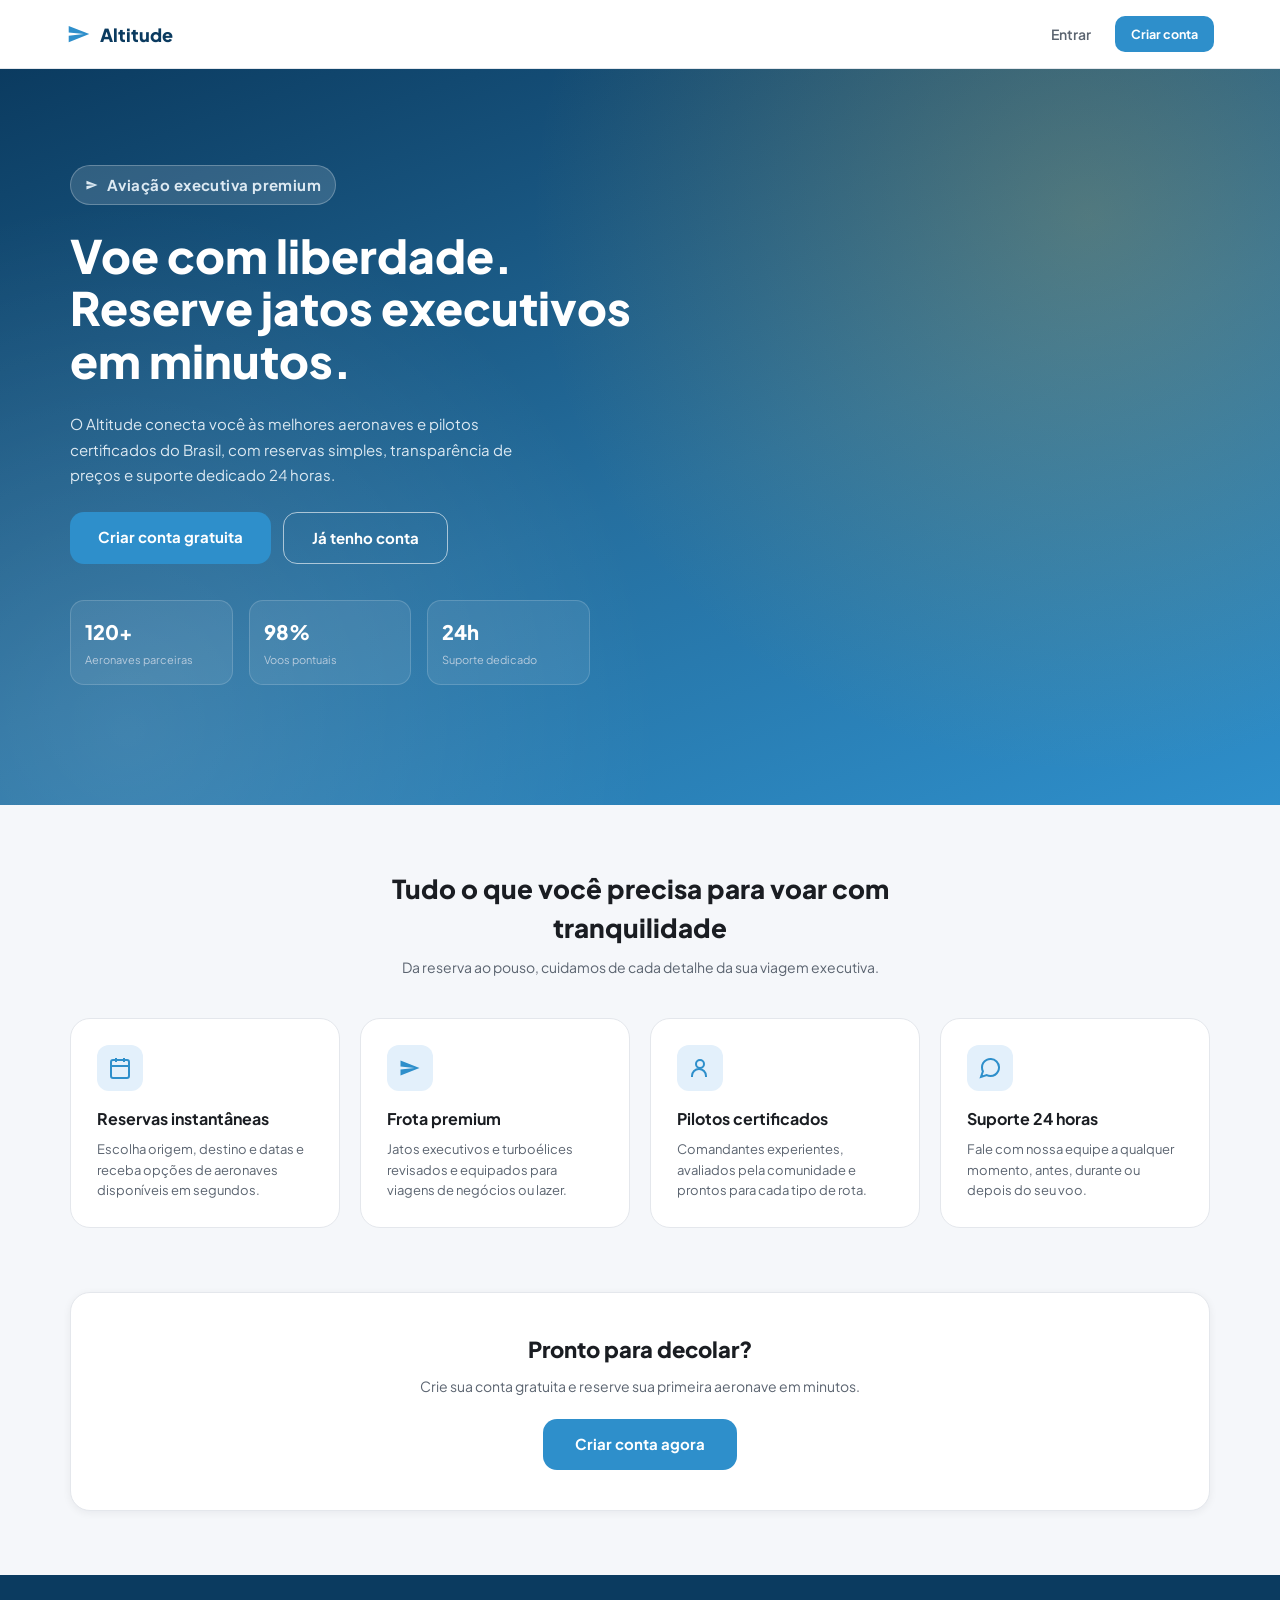
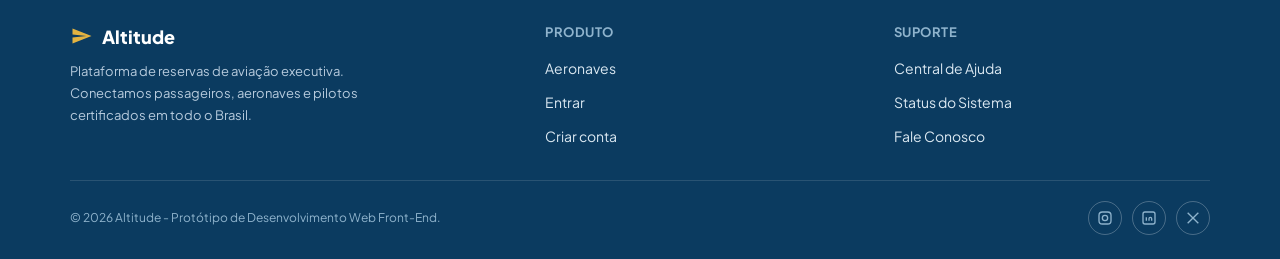
<file: index.html>
<!DOCTYPE html>
<html lang="pt-br">

<head>
    <meta charset="UTF-8">
    <meta name="viewport" content="width=device-width, initial-scale=1.0">
    <title>Aviação Executiva Sob Medida</title>
    <meta name="description" content="Altitude — Aviação executiva sob medida. Landing Page.">
    <link rel="stylesheet" href="css/style.css">
</head>

<body>
    <a class="link-pular" href="#conteudo">Pular para o conteúdo</a>
    <header class="barra-superior">
        <div class="barra-superior-interna">
            <div class="barra-superior-esquerda">
                <a class="logo" href="index.html"><svg viewBox="0 0 24 24" fill="currentColor" aria-hidden="true">
                        <path d="M2.5 19.5l19-7.5-19-7.5v6l14 1.5-14 1.5z" />
                    </svg><span>Altitude</span></a>
            </div>
            <div class="barra-superior-acoes">
                <a class="link-nav" href="login.html">Entrar</a>
                <a class="botao botao-primario botao-embutido botao-pequeno" href="criar-conta.html">Criar conta</a>
            </div>
        </div>
    </header>

    <main id="conteudo">
        <section class="destaque">
            <div class="contentor destaque-interno">
                <p class="destaque-sobretitulo"><svg viewBox="0 0 24 24" fill="currentColor" aria-hidden="true">
                        <path d="M2.5 19.5l19-7.5-19-7.5v6l14 1.5-14 1.5z" />
                    </svg> Aviação executiva premium</p>
                <h1>Voe com liberdade. Reserve jatos executivos em minutos.</h1>
                <p>O Altitude conecta você às melhores aeronaves e pilotos certificados do Brasil, com reservas simples,
                    transparência de preços e suporte dedicado 24 horas.</p>
                <div class="destaque-acoes">
                    <a class="botao botao-primario" href="criar-conta.html">Criar conta gratuita</a>
                    <a class="botao botao-contorno-claro" href="login.html">Já tenho conta</a>
                </div>
                <div class="destaque-estatisticas">
                    <div class="destaque-estatistica">
                        <p class="numero">120+</p>
                        <p class="rotulo">Aeronaves parceiras</p>
                    </div>
                    <div class="destaque-estatistica">
                        <p class="numero">98%</p>
                        <p class="rotulo">Voos pontuais</p>
                    </div>
                    <div class="destaque-estatistica">
                        <p class="numero">24h</p>
                        <p class="rotulo">Suporte dedicado</p>
                    </div>
                </div>
            </div>
        </section>

        <section class="recursos">
            <div class="contentor">
                <div class="secao-cabecalho">
                    <h2>Tudo o que você precisa para voar com tranquilidade</h2>
                    <p>Da reserva ao pouso, cuidamos de cada detalhe da sua viagem executiva.</p>
                </div>
                <div class="recursos-grade">
                    <article class="recurso-cartao">
                        <div class="recurso-icone"><svg viewBox="0 0 24 24" fill="none" stroke="currentColor"
                                stroke-width="2" aria-hidden="true">
                                <rect x="3" y="4" width="18" height="18" rx="2" />
                                <line x1="16" y1="2" x2="16" y2="6" />
                                <line x1="8" y1="2" x2="8" y2="6" />
                                <line x1="3" y1="10" x2="21" y2="10" />
                            </svg></div>
                        <h3>Reservas instantâneas</h3>
                        <p>Escolha origem, destino e datas e receba opções de aeronaves disponíveis em segundos.</p>
                    </article>
                    <article class="recurso-cartao">
                        <div class="recurso-icone"><svg viewBox="0 0 24 24" fill="currentColor" aria-hidden="true">
                                <path d="M2.5 19.5l19-7.5-19-7.5v6l14 1.5-14 1.5z" />
                            </svg></div>
                        <h3>Frota premium</h3>
                        <p>Jatos executivos e turboélices revisados e equipados para viagens de negócios ou lazer.</p>
                    </article>
                    <article class="recurso-cartao">
                        <div class="recurso-icone"><svg viewBox="0 0 24 24" fill="none" stroke="currentColor"
                                stroke-width="2" aria-hidden="true">
                                <circle cx="12" cy="8" r="4" />
                                <path d="M4 21v-1a7 7 0 0114 0v1" />
                            </svg></div>
                        <h3>Pilotos certificados</h3>
                        <p>Comandantes experientes, avaliados pela comunidade e prontos para cada tipo de rota.</p>
                    </article>
                    <article class="recurso-cartao">
                        <div class="recurso-icone"><svg viewBox="0 0 24 24" fill="none" stroke="currentColor"
                                stroke-width="2" aria-hidden="true">
                                <path
                                    d="M21 11.5a8.38 8.38 0 01-.9 3.8 8.5 8.5 0 01-7.6 4.7 8.38 8.38 0 01-3.8-.9L3 21l1.9-5.7a8.38 8.38 0 01-.9-3.8 8.5 8.5 0 014.7-7.6 8.38 8.38 0 013.8-.9h.5a8.48 8.48 0 018 8v.5z" />
                            </svg></div>
                        <h3>Suporte 24 horas</h3>
                        <p>Fale com nossa equipe a qualquer momento, antes, durante ou depois do seu voo.</p>
                    </article>
                </div>
            </div>
        </section>

        <section class="banner-cta">
            <h2>Pronto para decolar?</h2>
            <p>Crie sua conta gratuita e reserve sua primeira aeronave em minutos.</p>
            <a class="botao botao-primario" href="criar-conta.html">Criar conta agora</a>
        </section>
    </main>

    <footer class="rodape-site">
        <div class="contentor">
            <div class="rodape-grade">
                <div>
                    <p class="rodape-logo"><svg viewBox="0 0 24 24" fill="currentColor" aria-hidden="true">
                            <path d="M2.5 19.5l19-7.5-19-7.5v6l14 1.5-14 1.5z" />
                        </svg> Altitude</p>
                    <p class="rodape-texto">Plataforma de reservas de aviação executiva. Conectamos passageiros,
                        aeronaves e
                        pilotos certificados em todo o Brasil.</p>
                </div>
                <div class="rodape-coluna">
                    <h2>Produto</h2>
                    <ul>
                        <li><a href="aeronaves-disponiveis.html">Aeronaves</a></li>
                        <li><a href="login.html">Entrar</a></li>
                        <li><a href="criar-conta.html">Criar conta</a></li>
                    </ul>
                </div>
                <div class="rodape-coluna">
                    <h2>Suporte</h2>
                    <ul>
                        <li><a href="#">Central de Ajuda</a></li>
                        <li><a href="#">Status do Sistema</a></li>
                        <li><a href="#">Fale Conosco</a></li>
                    </ul>
                </div>
            </div>
            <div class="rodape-base">
                <p>&copy; 2026 Altitude - Protótipo de Desenvolvimento Web Front-End.</p>
                <div class="linha-social">
                    <a href="#" aria-label="Instagram"><svg width="16" height="16" viewBox="0 0 24 24" fill="none"
                            stroke="currentColor" stroke-width="2" aria-hidden="true">
                            <rect x="3" y="3" width="18" height="18" rx="5" />
                            <circle cx="12" cy="12" r="4" />
                        </svg></a>
                    <a href="#" aria-label="LinkedIn"><svg width="16" height="16" viewBox="0 0 24 24" fill="none"
                            stroke="currentColor" stroke-width="2" aria-hidden="true">
                            <rect x="3" y="3" width="18" height="18" rx="3" />
                            <line x1="8" y1="11" x2="8" y2="16" />
                            <line x1="8" y1="8" x2="8" y2="8" />
                            <path d="M12 16v-3a2 2 0 014 0v3" />
                        </svg></a>
                    <a href="#" aria-label="X (Twitter)"><svg width="16" height="16" viewBox="0 0 24 24" fill="none"
                            stroke="currentColor" stroke-width="2" aria-hidden="true">
                            <line x1="4" y1="4" x2="20" y2="20" />
                            <line x1="20" y1="4" x2="4" y2="20" />
                        </svg></a>
                </div>
            </div>
        </div>
    </footer>
</body>

</html>
</file>
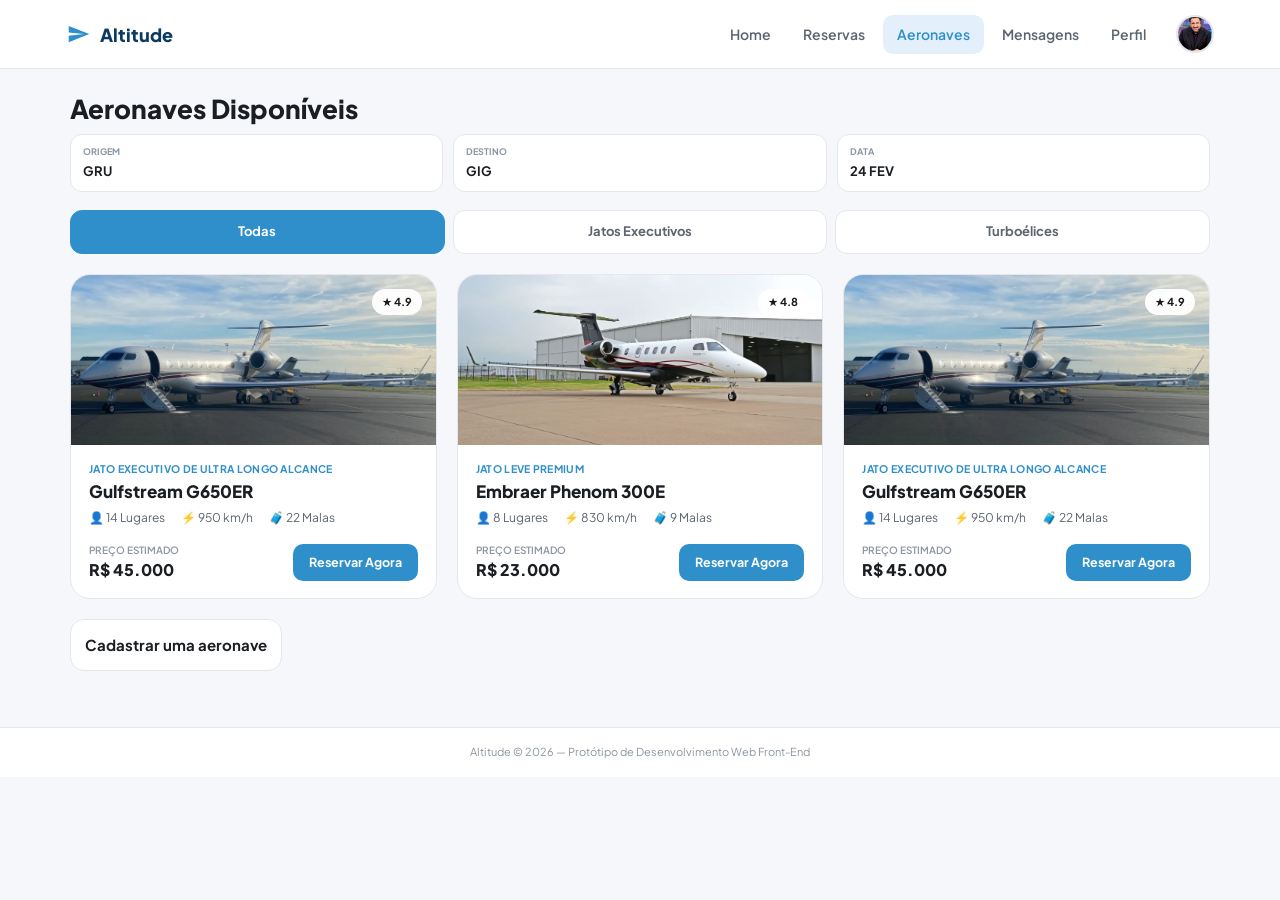
<file: aeronaves-disponiveis.html>
<!DOCTYPE html>
<html lang="pt-br">

<head>
    <meta charset="UTF-8">
    <meta name="viewport" content="width=device-width, initial-scale=1.0">
    <title>Aeronaves Disponíveis - Altitude</title>
    <meta name="description" content="Altitude — Aviação executiva sob medida. Aeronaves Disponíveis.">
    <link rel="stylesheet" href="css/style.css">
</head>

<body>
    <a class="link-pular" href="#conteudo">Pular para o conteúdo</a>
    <header class="barra-superior">
        <div class="barra-superior-interna">
            <div class="barra-superior-esquerda"><a class="logo" href="index.html"><svg viewBox="0 0 24 24"
                        fill="currentColor" aria-hidden="true">
                        <path d="M2.5 19.5l19-7.5-19-7.5v6l14 1.5-14 1.5z" />
                    </svg><span>Altitude</span></a></div>
            <nav class="barra-superior-nav" aria-label="Navegação principal">
                <ul>
                    <li><a href="home.html" class="link-nav">Home</a></li>
                    <li><a href="reservas.html" class="link-nav">Reservas</a></li>
                    <li><a href="aeronaves-disponiveis.html" class="link-nav ativo" aria-current="page">Aeronaves</a></li>
                    <li><a href="#" class="link-nav">Mensagens</a></li>
                    <li><a href="meu-perfil.html" class="link-nav">Perfil</a></li>
                </ul>
            </nav>
            <div class="barra-superior-acoes">
                <a class="barra-superior-perfil" href="meu-perfil.html" aria-label="Meu perfil"><img
                        src="img/perfil.png"
                        alt="Foto de perfil"></a>
            </div>
        </div>
    </header>
    <main id="conteudo" class="conteudo-principal contentor">
        <h1 class="titulo-pagina margem-superior-grande">Aeronaves Disponíveis</h1>
        <div class="faixa-filtros">
            <div class="pastilha-filtro">
                <p class="etiqueta">Origem</p>
                <p class="valor">GRU</p>
            </div>
            <div class="pastilha-filtro">
                <p class="etiqueta">Destino</p>
                <p class="valor">GIG</p>
            </div>
            <div class="pastilha-filtro">
                <p class="etiqueta">Data</p>
                <p class="valor">24 FEV</p>
            </div>
        </div>

        <div class="conjunto-abas">
            <input type="radio" name="tab-aero" id="aba-aero-todas" checked>
            <input type="radio" name="tab-aero" id="aba-aero-jatos">
            <input type="radio" name="tab-aero" id="aba-aero-turbo">
            <div class="abas">
                <label class="aba" for="aba-aero-todas">Todas</label>
                <label class="aba" for="aba-aero-jatos">Jatos Executivos</label>
                <label class="aba" for="aba-aero-turbo">Turboélices</label>
            </div>
        </div>

        <div class="grade-jatos">
            <article class="cartao-jato">
                <div class="foto-jato"><img
                        src="img/Gulfstream G650ER.jpg"
                        alt="Gulfstream G650ER pousado"><span class="avaliacao">★ 4.9</span></div>
                <div class="corpo-jato">
                    <p class="etiqueta-jato">Jato Executivo de Ultra Longo Alcance</p>
                    <h2 class="titulo-jato">Gulfstream G650ER</h2>
                    <div class="estatisticas-jato">
                        <span class="estatistica-jato">👤 14 Lugares</span>
                        <span class="estatistica-jato">⚡ 950 km/h</span>
                        <span class="estatistica-jato">🧳 22 Malas</span>
                    </div>
                    <div class="linha-preco-jato">
                        <p class="preco-jato"><span class="etiqueta">PREÇO ESTIMADO</span>R$ 45.000</p>
                        <a class="botao botao-primario botao-pequeno" href="detalhes-aeronave.html">Reservar Agora</a>
                    </div>
                </div>
            </article>
            <article class="cartao-jato">
                <div class="foto-jato"><img
                        src="img/Embraer Phenom 300E.png"
                        alt="Embraer Phenom 300E pousado"><span class="avaliacao">★ 4.8</span></div>
                <div class="corpo-jato">
                    <p class="etiqueta-jato">Jato Leve Premium</p>
                    <h2 class="titulo-jato">Embraer Phenom 300E</h2>
                    <div class="estatisticas-jato">
                        <span class="estatistica-jato">👤 8 Lugares</span>
                        <span class="estatistica-jato">⚡ 830 km/h</span>
                        <span class="estatistica-jato">🧳 9 Malas</span>
                    </div>
                    <div class="linha-preco-jato">
                        <p class="preco-jato"><span class="etiqueta">PREÇO ESTIMADO</span>R$ 23.000</p>
                        <a class="botao botao-primario botao-pequeno" href="detalhes-aeronave.html">Reservar Agora</a>
                    </div>
                </div>
            </article>
            <article class="cartao-jato">
                <div class="foto-jato"><img
                        src="img/Gulfstream G650ER.jpg"
                        alt="Gulfstream G650ER em pista ao anoitecer"><span class="avaliacao">★ 4.9</span></div>
                <div class="corpo-jato">
                    <p class="etiqueta-jato">Jato Executivo de Ultra Longo Alcance</p>
                    <h2 class="titulo-jato">Gulfstream G650ER</h2>
                    <div class="estatisticas-jato">
                        <span class="estatistica-jato">👤 14 Lugares</span>
                        <span class="estatistica-jato">⚡ 950 km/h</span>
                        <span class="estatistica-jato">🧳 22 Malas</span>
                    </div>
                    <div class="linha-preco-jato">
                        <p class="preco-jato"><span class="etiqueta">PREÇO ESTIMADO</span>R$ 45.000</p>
                        <a class="botao botao-primario botao-pequeno" href="detalhes-aeronave.html">Reservar Agora</a>
                    </div>
                </div>
            </article>
        </div>
        <a class="botao botao-secundario botao-embutido" href="#">Cadastrar uma aeronave</a>
    </main>
    <footer class="rodape-app">
        <p class="rodape-app-credito">Altitude &copy; 2026 &mdash; Protótipo de Desenvolvimento Web Front-End
        </p>
        <nav class="barra-inferior" aria-label="Navegação inferior">
            <ul>
                <li><a class="link-aba" href="home.html"><svg viewBox="0 0 24 24" fill="none" stroke="currentColor"
                            stroke-width="2" aria-hidden="true">
                            <path d="M3 11l9-8 9 8" />
                            <path d="M5 10v10h14V10" />
                        </svg><span>Home</span></a></li>
                <li><a class="link-aba" href="reservas.html"><svg viewBox="0 0 24 24" fill="none" stroke="currentColor"
                            stroke-width="2" aria-hidden="true">
                            <rect x="3" y="4" width="18" height="18" rx="2" />
                            <line x1="16" y1="2" x2="16" y2="6" />
                            <line x1="8" y1="2" x2="8" y2="6" />
                            <line x1="3" y1="10" x2="21" y2="10" />
                        </svg><span>Reservas</span></a></li>
                <li><a class="link-aba ativo" href="aeronaves-disponiveis.html" aria-current="page"><svg
                            viewBox="0 0 24 24" fill="currentColor" aria-hidden="true">
                            <path d="M2.5 19.5l19-7.5-19-7.5v6l14 1.5-14 1.5z" />
                        </svg><span>Aeronaves</span></a></li>
                <li><a class="link-aba" href="#"><svg viewBox="0 0 24 24" fill="none" stroke="currentColor"
                            stroke-width="2" aria-hidden="true">
                            <path
                                d="M21 11.5a8.38 8.38 0 01-.9 3.8 8.5 8.5 0 01-7.6 4.7 8.38 8.38 0 01-3.8-.9L3 21l1.9-5.7a8.38 8.38 0 01-.9-3.8 8.5 8.5 0 014.7-7.6 8.38 8.38 0 013.8-.9h.5a8.48 8.48 0 018 8v.5z" />
                        </svg><span>Mensagens</span></a></li>
                <li><a class="link-aba" href="meu-perfil.html"><svg viewBox="0 0 24 24" fill="none"
                            stroke="currentColor" stroke-width="2" aria-hidden="true">
                            <circle cx="12" cy="8" r="4" />
                            <path d="M4 21v-1a7 7 0 0114 0v1" />
                        </svg><span>Perfil</span></a></li>
            </ul>
        </nav>
    </footer>
</body>

</html>
</file>
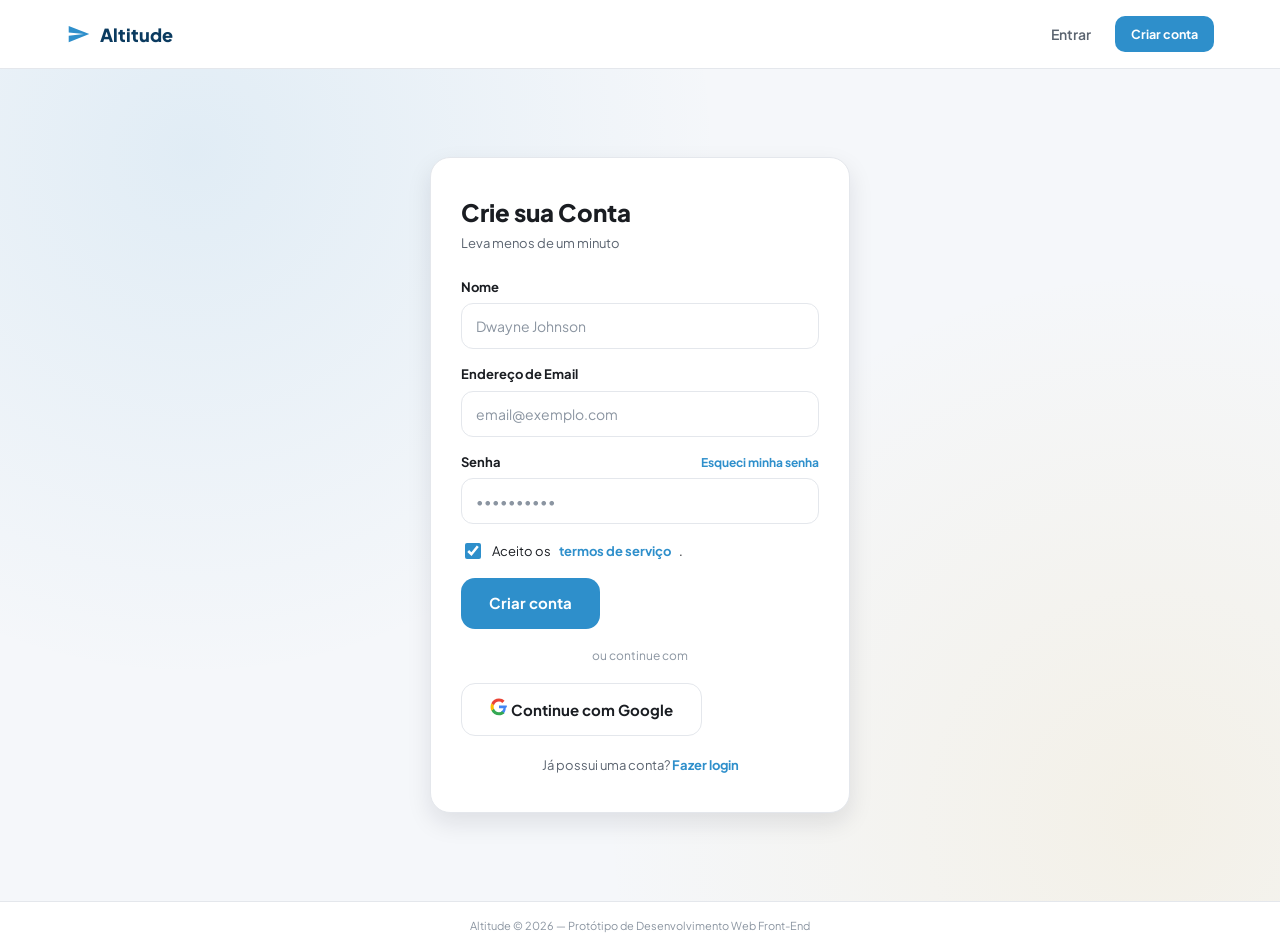
<file: criar-conta.html>
<!DOCTYPE html>
<html lang="pt-br">

<head>
    <meta charset="UTF-8">
    <meta name="viewport" content="width=device-width, initial-scale=1.0">
    <title>Criar Contar - Altitude</title>
    <meta name="description" content="Altitude — Aviação executiva sob medida. Criar Conta.">
    <link rel="stylesheet" href="css/style.css">
</head>

<body>
    <a class="link-pular" href="#conteudo">Pular para o conteúdo</a>
    <header class="barra-superior">
        <div class="barra-superior-interna">
            <div class="barra-superior-esquerda">
                <a class="logo" href="index.html"><svg viewBox="0 0 24 24" fill="currentColor" aria-hidden="true">
                        <path d="M2.5 19.5l19-7.5-19-7.5v6l14 1.5-14 1.5z" />
                    </svg><span>Altitude</span></a>
            </div>
            <div class="barra-superior-acoes">
                <a class="link-nav" href="login.html">Entrar</a>
                <a class="botao botao-primario botao-embutido botao-pequeno" href="criar-conta.html">Criar conta</a>
            </div>
        </div>
    </header>
    <main id="conteudo" class="autenticacao-contentor">
        <div class="autenticacao-cartao">
            <h1 class="autenticacao-titulo">Crie sua Conta</h1>
            <p class="autenticacao-subtitulo">Leva menos de um minuto</p>
            <div class="campo"><label for="nome">Nome</label><input class="entrada" id="nome"
                    placeholder="Dwayne Johnson">
            </div>
            <div class="campo"><label for="email2">Endereço de Email</label><input class="entrada" id="email2"
                    type="email" placeholder="email@exemplo.com"></div>
            <div class="campo">
                <div class="linha-rotulo"><label for="senha3">Senha</label><a href="#">Esqueci minha senha</a></div>
                <input class="entrada" id="senha3" type="password" placeholder="••••••••••">
            </div>
            <label class="linha-marcacao"><input type="checkbox" checked> Aceito os <a href="#">termos de
                    serviço</a>.</label>
            <a class="botao botao-primario" href="home.html">Criar conta</a>
            <p class="texto-divisor">ou continue com</p>
            <a class="botao botao-google" href="home.html"><svg width="18" height="18" viewBox="0 0 48 48"
                    aria-hidden="true">
                    <path fill="#4285F4"
                        d="M45 24c0-1.6-.1-2.8-.4-4H24v7.6h11.9c-.5 3-2.3 6.6-6.7 9.2l6.5 5c3.9-3.6 6.3-9 6.3-15.4z" />
                    <path fill="#34A853"
                        d="M24 46c6 0 11-2 14.7-5.4l-6.5-5c-2 1.4-4.7 2.3-8.2 2.3-6.3 0-11.6-4.2-13.5-9.9l-6.8 5.3C7.3 41 15 46 24 46z" />
                    <path fill="#FBBC05"
                        d="M10.5 27.9c-.5-1.4-.8-2.9-.8-4.4s.3-3 .8-4.4l-6.8-5.3C2.4 16.9 1.5 20.3 1.5 24s.9 7.1 2.2 10.1l6.8-5.3z" />
                    <path fill="#EA4335"
                        d="M24 9.6c3.4 0 6.4 1.2 8.8 3.5l6-6C34.6 3.3 30 1 24 1 15 1 7.3 6 3.7 13.9l6.8 5.3C12.4 13.8 17.7 9.6 24 9.6z" />
                </svg> Continue com Google</a>
            <p class="rodape-link">Já possui uma conta? <a href="login.html">Fazer login</a></p>
        </div>
    </main>
    <footer class="rodape-app">
        <p class="rodape-app-credito">Altitude &copy; 2026 &mdash; Protótipo de Desenvolvimento Web Front-End
        </p>
    </footer>
</body>

</html>
</file>
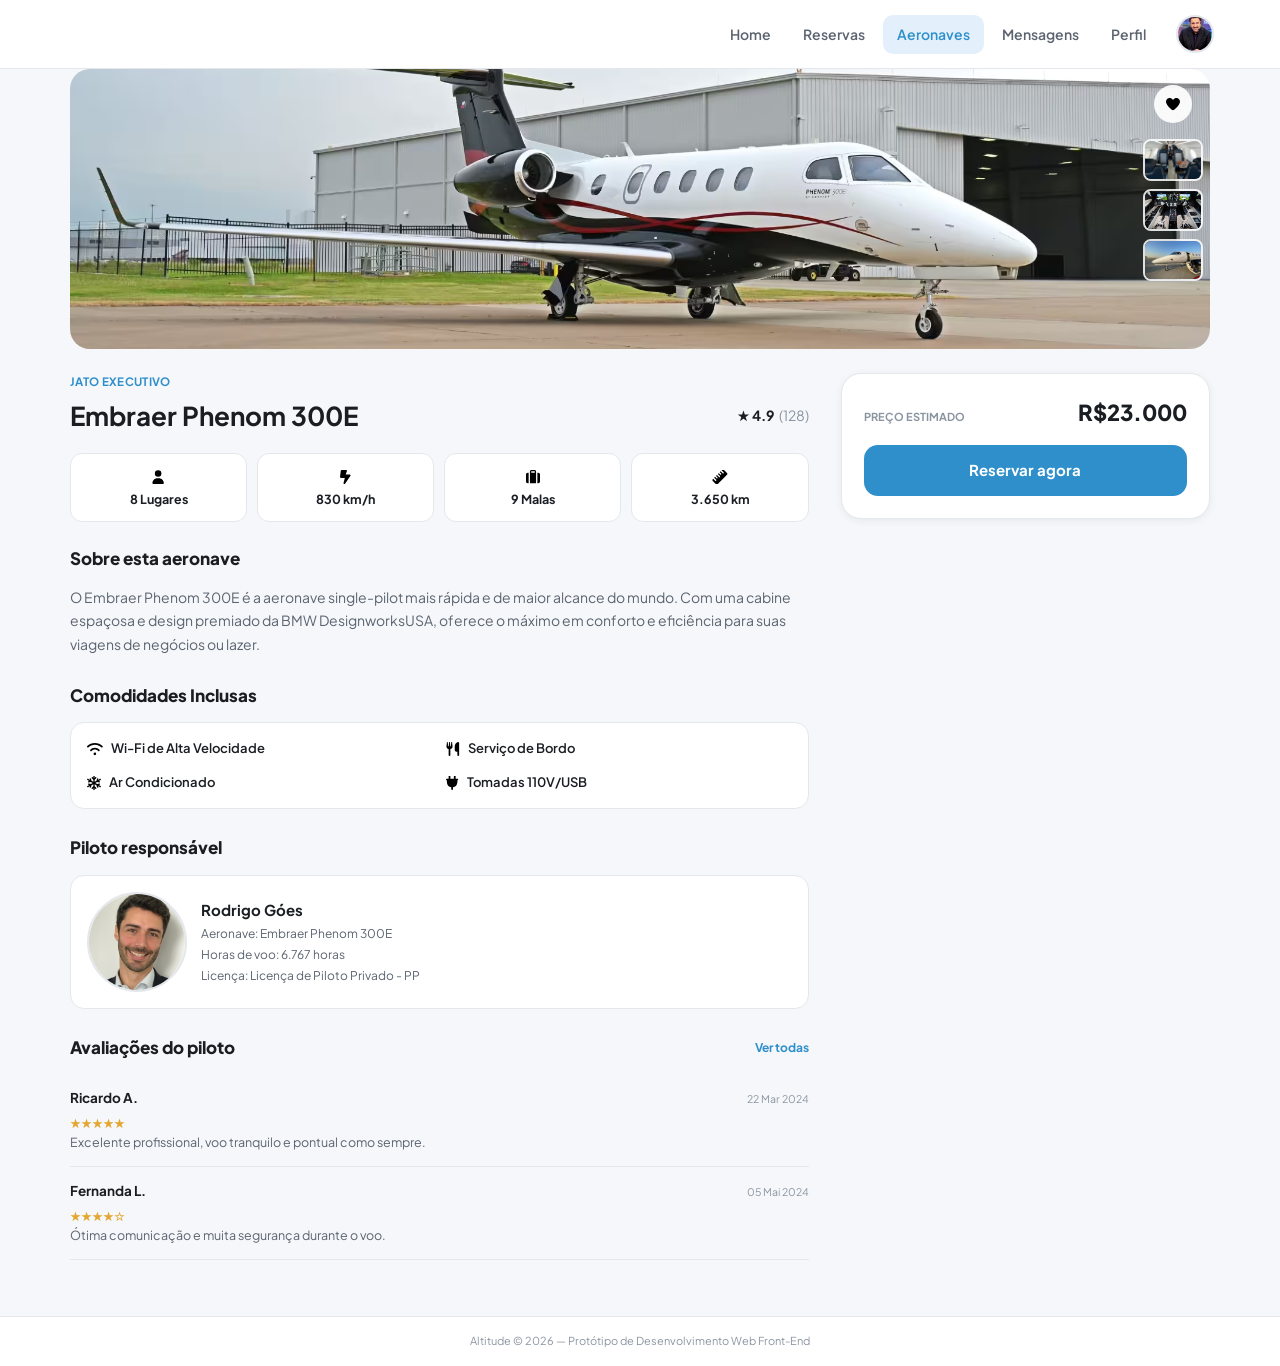
<file: detalhes-aeronave.html>
<!DOCTYPE html>
<html lang="pt-br">

<head>
    <meta charset="UTF-8">
    <meta name="viewport" content="width=device-width, initial-scale=1.0">
    <title>Detalhes da Aeronave - Altitude</title>
    <meta name="description" content="Altitude — Aviação executiva sob medida. Detalhes da Aeronave.">
    <link rel="stylesheet" href="css/style.css">
</head>

<body>
    <a class="link-pular" href="#conteudo">Pular para o conteúdo</a>
    <header class="barra-superior">
        <div class="barra-superior-interna">
            <div class="barra-superior-esquerda"><a class="botao-voltar" href="aeronaves-disponiveis.html"
                    aria-label="Voltar">←</a></div>
            <nav class="barra-superior-nav" aria-label="Navegação principal">
                <ul>
                    <li><a href="home.html" class="link-nav">Home</a></li>
                    <li><a href="reservas.html" class="link-nav">Reservas</a></li>
                    <li><a href="aeronaves-disponiveis.html" class="link-nav ativo" aria-current="page">Aeronaves</a></li>
                    <li><a href="#" class="link-nav">Mensagens</a></li>
                    <li><a href="meu-perfil.html" class="link-nav">Perfil</a></li>
                </ul>
            </nav>
            <div class="barra-superior-acoes">
                <a class="barra-superior-perfil" href="meu-perfil.html" aria-label="Meu perfil"><img
                        src="img/perfil.png"
                        alt="Foto de perfil"></a>
            </div>
        </div>
    </header>
    <main id="conteudo" class="conteudo-principal contentor">
        <div class="destaque-galeria">
            <div class="destaque-principal"><img
                    src="img/Embraer Phenom 300E.png"
                    alt="Embraer Phenom 300E"></div>
            <div class="destaque-miniaturas">
                <img src="img/Embraer Phenom 300E interior.jpg"
                    alt="Miniatura: interior da cabine"><img
                    src="img/Embraer Phenom 300E cabine.jpg"
                    alt="Miniatura: cabine"><img
                    src="/img/Embraer Phenom 300E entrada.jpg"
                    alt="Miniatura: entrada da aeronave">
            </div>
            <button class="destaque-favorito" aria-label="Adicionar aos favoritos" type="button"><svg xmlns="http://www.w3.org/2000/svg" height="14" width="14" viewBox="0 0 512 512"><!--!Font Awesome Free v7.3.1 by @fontawesome - https://fontawesome.com License - https://fontawesome.com/license/free Copyright 2026 Fonticons, Inc.--><path d="M241 87.1l15 20.7 15-20.7C296 52.5 336.2 32 378.9 32 452.4 32 512 91.6 512 165.1l0 2.6c0 112.2-139.9 242.5-212.9 298.2-12.4 9.4-27.6 14.1-43.1 14.1s-30.8-4.6-43.1-14.1C139.9 410.2 0 279.9 0 167.7l0-2.6C0 91.6 59.6 32 133.1 32 175.8 32 216 52.5 241 87.1z"/></svg></button>
        </div>

        <div class="disposicao-detalhe">
            <div>
                <p class="etiqueta-detalhe">Jato Executivo</p>
                <div class="linha-titulo-detalhe">
                    <h1>Embraer Phenom 300E</h1>
                    <p class="pilula-avaliacao">★ 4.9 <span class="texto-esmaecido">(128)</span></p>
                </div>
                <div class="grade-estatisticas">
                    <div class="bloco-estatistica">
                        <div aria-hidden="true"><svg xmlns="http://www.w3.org/2000/svg" height="14" width="12.25" viewBox="0 0 448 512"><!--!Font Awesome Free v7.3.1 by @fontawesome - https://fontawesome.com License - https://fontawesome.com/license/free Copyright 2026 Fonticons, Inc.--><path d="M224 248a120 120 0 1 0 0-240 120 120 0 1 0 0 240zm-29.7 56C95.8 304 16 383.8 16 482.3 16 498.7 29.3 512 45.7 512l356.6 0c16.4 0 29.7-13.3 29.7-29.7 0-98.5-79.8-178.3-178.3-178.3l-59.4 0z"/></svg></div>
                        <p class="v">8 Lugares</p>
                    </div>
                    <div class="bloco-estatistica">
                        <div aria-hidden="true"><svg xmlns="http://www.w3.org/2000/svg" height="14" width="10.5" viewBox="0 0 384 512"><!--!Font Awesome Free v7.3.1 by @fontawesome - https://fontawesome.com License - https://fontawesome.com/license/free Copyright 2026 Fonticons, Inc.--><path d="M0 256L28.5 28c2-16 15.6-28 31.8-28L228.9 0c15 0 27.1 12.1 27.1 27.1 0 3.2-.6 6.5-1.7 9.5L208 160 347.3 160c20.2 0 36.7 16.4 36.7 36.7 0 7.4-2.2 14.6-6.4 20.7l-192.2 281c-5.9 8.6-15.6 13.7-25.9 13.7l-2.9 0c-15.7 0-28.5-12.8-28.5-28.5 0-2.3 .3-4.6 .9-6.9L176 288 32 288c-17.7 0-32-14.3-32-32z"/></svg></div>
                        <p class="v">830 km/h</p>
                    </div>
                    <div class="bloco-estatistica">
                        <div aria-hidden="true"><svg xmlns="http://www.w3.org/2000/svg" height="14" width="14" viewBox="0 0 512 512"><!--!Font Awesome Free v7.3.1 by @fontawesome - https://fontawesome.com License - https://fontawesome.com/license/free Copyright 2026 Fonticons, Inc.--><path d="M200 48l112 0c4.4 0 8 3.6 8 8l0 40-128 0 0-40c0-4.4 3.6-8 8-8zm-56 8l0 424 224 0 0-424c0-30.9-25.1-56-56-56L200 0c-30.9 0-56 25.1-56 56zM416 96l0 384 32 0c35.3 0 64-28.7 64-64l0-256c0-35.3-28.7-64-64-64l-32 0zM96 480l0-384-32 0C28.7 96 0 124.7 0 160L0 416c0 35.3 28.7 64 64 64l32 0z"/></svg></div>
                        <p class="v">9 Malas</p>
                    </div>
                    <div class="bloco-estatistica">
                        <div aria-hidden="true"><svg xmlns="http://www.w3.org/2000/svg" height="14" width="15.75" viewBox="0 0 576 512"><!--!Font Awesome Free v7.3.1 by @fontawesome - https://fontawesome.com License - https://fontawesome.com/license/free Copyright 2026 Fonticons, Inc.--><path d="M209.1 516.2c-18.7 18.7-49.1 18.7-67.9 0L28.1 403.1c-18.7-18.7-18.7-49.1 0-67.9l17-17 73.5 73.5c9.4 9.4 24.6 9.4 33.9 0s9.4-24.6 0-33.9l-73.5-73.5 33.9-33.9 50.9 50.9c9.4 9.4 24.6 9.4 33.9 0s9.4-24.6 0-33.9l-50.9-50.9 33.9-33.9 73.5 73.5c9.4 9.4 24.6 9.4 33.9 0s9.4-24.6 0-33.9l-73.5-73.5 33.9-33.9 50.9 50.9c9.4 9.4 24.6 9.4 33.9 0s9.4-24.6 0-33.9l-50.9-50.9 33.9-33.9 73.5 73.5c9.4 9.4 24.6 9.4 33.9 0s9.4-24.6 0-33.9l-73.5-73.5 17-17c18.7-18.7 49.1-18.7 67.9 0L548.5 108.9c18.7 18.7 18.7 49.1 0 67.9L209.1 516.2z"/></svg></div>
                        <p class="v">3.650 km</p>
                    </div>
                </div>
                <section>
                    <h2 class="titulo-secao primeiro">Sobre esta aeronave</h2>
                    <p class="texto-corpo">O Embraer Phenom 300E é a aeronave single-pilot mais rápida e de maior
                        alcance do
                        mundo.
                        Com uma cabine espaçosa e design premiado da BMW DesignworksUSA, oferece o máximo em conforto e
                        eficiência
                        para suas viagens de negócios ou lazer.</p>
                </section>
                <section>
                    <h2 class="titulo-secao">Comodidades Inclusas</h2>
                    <div class="comodidades">
                        <p class="comodidade"><svg xmlns="http://www.w3.org/2000/svg" height="14" width="15.75" viewBox="0 0 576 512"><!--!Font Awesome Free v7.3.1 by @fontawesome - https://fontawesome.com License - https://fontawesome.com/license/free Copyright 2026 Fonticons, Inc.--><path d="M288 96c-90.9 0-173.2 36-233.7 94.6-12.7 12.3-33 12-45.2-.7s-12-33 .7-45.2C81.7 74.9 179.9 32 288 32S494.3 74.9 566.3 144.7c12.7 12.3 13 32.6 .7 45.2s-32.6 13-45.2 .7C461.2 132 378.9 96 288 96zM240 432a48 48 0 1 1 96 0 48 48 0 1 1 -96 0zM168 326.2c-11.7 13.3-31.9 14.5-45.2 2.8s-14.5-31.9-2.8-45.2C161 237.4 221.1 208 288 208s127 29.4 168 75.8c11.7 13.3 10.4 33.5-2.8 45.2s-33.5 10.4-45.2-2.8C378.6 292.9 335.8 272 288 272s-90.6 20.9-120 54.2z"/></svg> Wi-Fi de Alta Velocidade</p>
                        <p class="comodidade"><svg xmlns="http://www.w3.org/2000/svg" height="14" width="14" viewBox="0 0 512 512"><!--!Font Awesome Free v7.3.1 by @fontawesome - https://fontawesome.com License - https://fontawesome.com/license/free Copyright 2026 Fonticons, Inc.--><path d="M63.9 14.4C63.1 6.2 56.2 0 48 0s-15.1 6.2-16 14.3L17.9 149.7c-1.3 6-1.9 12.1-1.9 18.2 0 45.9 35.1 83.6 80 87.7L96 480c0 17.7 14.3 32 32 32s32-14.3 32-32l0-224.4c44.9-4.1 80-41.8 80-87.7 0-6.1-.6-12.2-1.9-18.2L223.9 14.3C223.1 6.2 216.2 0 208 0s-15.1 6.2-15.9 14.4L178.5 149.9c-.6 5.7-5.4 10.1-11.1 10.1-5.8 0-10.6-4.4-11.2-10.2L143.9 14.6C143.2 6.3 136.3 0 128 0s-15.2 6.3-15.9 14.6L99.8 149.8c-.5 5.8-5.4 10.2-11.2 10.2-5.8 0-10.6-4.4-11.1-10.1L63.9 14.4zM448 0C432 0 320 32 320 176l0 112c0 35.3 28.7 64 64 64l32 0 0 128c0 17.7 14.3 32 32 32s32-14.3 32-32l0-448c0-17.7-14.3-32-32-32z"/></svg> Serviço de Bordo</p>
                        <p class="comodidade"><svg xmlns="http://www.w3.org/2000/svg" height="14" width="14" viewBox="0 0 512 512"><!--!Font Awesome Free v7.3.1 by @fontawesome - https://fontawesome.com License - https://fontawesome.com/license/free Copyright 2026 Fonticons, Inc.--><path d="M280.1-8c0-13.3-10.7-24-24-24s-24 10.7-24 24l0 78.1-23-23c-9.4-9.4-24.6-9.4-33.9 0s-9.4 24.6 0 33.9l57 57 0 76.5-66.2-38.2-20.9-77.8c-3.4-12.8-16.6-20.4-29.4-17S95.2 98 98.7 110.8l8.4 31.5-67.6-39C28 96.6 13.3 100.5 6.7 112S4 138.2 15.5 144.8l67.6 39-31.5 8.4c-12.8 3.4-20.4 16.6-17 29.4s16.6 20.4 29.4 17l77.8-20.9 66.2 38.2-66.2 38.2-77.8-20.9c-12.8-3.4-26 4.2-29.4 17s4.2 26 17 29.4l31.5 8.4-67.6 39C4 373.8 .1 388.5 6.7 400s21.3 15.4 32.8 8.8l67.6-39-8.4 31.5c-3.4 12.8 4.2 26 17 29.4s26-4.2 29.4-17l20.9-77.8 66.2-38.2 0 76.5-57 57c-9.4 9.4-9.4 24.6 0 33.9s24.6 9.4 33.9 0l23-23 0 78.1c0 13.3 10.7 24 24 24s24-10.7 24-24l0-78.1 23 23c9.4 9.4 24.6 9.4 33.9 0s9.4-24.6 0-33.9l-57-57 0-76.5 66.2 38.2 20.9 77.8c3.4 12.8 16.6 20.4 29.4 17s20.4-16.6 17-29.4l-8.4-31.5 67.6 39c11.5 6.6 26.2 2.7 32.8-8.8s2.7-26.2-8.8-32.8l-67.6-39 31.5-8.4c12.8-3.4 20.4-16.6 17-29.4s-16.6-20.4-29.4-17l-77.8 20.9-66.2-38.2 66.2-38.2 77.8 20.9c12.8 3.4 26-4.2 29.4-17s-4.2-26-17-29.4l-31.5-8.4 67.6-39c11.5-6.6 15.4-21.3 8.8-32.8s-21.3-15.4-32.8-8.8l-67.6 39 8.4-31.5c3.4-12.8-4.2-26-17-29.4s-26 4.2-29.4 17l-20.9 77.8-66.2 38.2 0-76.5 57-57c9.4-9.4 9.4-24.6 0-33.9s-24.6-9.4-33.9 0l-23 23 0-78.1z"/></svg> Ar Condicionado</p>
                        <p class="comodidade"><svg xmlns="http://www.w3.org/2000/svg" height="14" width="12.25" viewBox="0 0 448 512"><!--!Font Awesome Free v7.3.1 by @fontawesome - https://fontawesome.com License - https://fontawesome.com/license/free Copyright 2026 Fonticons, Inc.--><path d="M128-32c17.7 0 32 14.3 32 32l0 96 128 0 0-96c0-17.7 14.3-32 32-32s32 14.3 32 32l0 96 64 0c17.7 0 32 14.3 32 32s-14.3 32-32 32l0 64c0 95.1-69.2 174.1-160 189.3l0 66.7c0 17.7-14.3 32-32 32s-32-14.3-32-32l0-66.7C101.2 398.1 32 319.1 32 224l0-64c-17.7 0-32-14.3-32-32S14.3 96 32 96l64 0 0-96c0-17.7 14.3-32 32-32z"/></svg> Tomadas 110V/USB</p>
                    </div>
                </section>
                <section>
                    <h2 class="titulo-secao">Piloto responsável</h2>
                    <a class="linha-piloto">
                        <div class="avatar-mensagem avatar-medio" id="avatar-piloto"><img
                                src="img/piloto.jpg" alt="Foto de perfil do piloto Rodrigo Góes"></div>
                        <div class="info">
                            <h3 class="nome">Rodrigo Góes</h3>
                            <p class="meta">Aeronave: Embraer Phenom 300E</p>
                            <p class="meta">Horas de voo: 6.767 horas</p>
                            <p class="meta">Licença: Licença de Piloto Privado - PP</p>
                        </div>
                    </a>
                </section>
                <section aria-label="Avaliações do piloto">
                    <h2 class="titulo-secao linha">Avaliações do piloto <a href="">Ver todas</a></h2>
                    <ul class="lista-avaliacoes">
                        <li class="cartao-avaliacao">
                            <div class="cabecalho-avaliacao"><span class="nome">Ricardo A.</span><span class="data">22 Mar 2024</span></div>
                            <p class="estrelas" aria-label="5 de 5 estrelas">★★★★★</p>
                            <p class="texto-avaliacao">Excelente profissional, voo tranquilo e pontual como sempre.</p>
                        </li>
                        <li class="cartao-avaliacao">
                            <div class="cabecalho-avaliacao"><span class="nome">Fernanda L.</span><span class="data">05 Mai 2024</span></div>
                            <p class="estrelas" aria-label="4 de 5 estrelas">★★★★☆</p>
                            <p class="texto-avaliacao">Ótima comunicação e muita segurança durante o voo.</p>
                        </li>
                    </ul>
                </section>
            </div>

            <aside class="painel-reserva">
                <div class="linha-preco">
                    <span class="rotulo">PREÇO ESTIMADO</span>
                    <span class="v">R$23.000</span>
                </div>
                <a class="botao botao-primario" href="reservas.html">Reservar agora</a>
            </aside>
        </div>
    </main>
    <footer class="rodape-app">
        <p class="rodape-app-credito">Altitude &copy; 2026 &mdash; Protótipo de Desenvolvimento Web Front-End
        </p>
        <nav class="barra-inferior" aria-label="Navegação inferior">
            <ul>
                <li><a class="link-aba" href="home.html"><svg viewBox="0 0 24 24" fill="none" stroke="currentColor"
                            stroke-width="2" aria-hidden="true">
                            <path d="M3 11l9-8 9 8" />
                            <path d="M5 10v10h14V10" />
                        </svg><span>Home</span></a></li>
                <li><a class="link-aba" href="reservas.html"><svg viewBox="0 0 24 24" fill="none" stroke="currentColor"
                            stroke-width="2" aria-hidden="true">
                            <rect x="3" y="4" width="18" height="18" rx="2" />
                            <line x1="16" y1="2" x2="16" y2="6" />
                            <line x1="8" y1="2" x2="8" y2="6" />
                            <line x1="3" y1="10" x2="21" y2="10" />
                        </svg><span>Reservas</span></a></li>
                <li><a class="link-aba ativo" href="aeronaves-disponiveis.html" aria-current="page"><svg
                            viewBox="0 0 24 24" fill="currentColor" aria-hidden="true">
                            <path d="M2.5 19.5l19-7.5-19-7.5v6l14 1.5-14 1.5z" />
                        </svg><span>Aeronaves</span></a></li>
                <li><a class="link-aba" href="#"><svg viewBox="0 0 24 24" fill="none" stroke="currentColor"
                            stroke-width="2" aria-hidden="true">
                            <path
                                d="M21 11.5a8.38 8.38 0 01-.9 3.8 8.5 8.5 0 01-7.6 4.7 8.38 8.38 0 01-3.8-.9L3 21l1.9-5.7a8.38 8.38 0 01-.9-3.8 8.5 8.5 0 014.7-7.6 8.38 8.38 0 013.8-.9h.5a8.48 8.48 0 018 8v.5z" />
                        </svg><span>Mensagens</span></a></li>
                <li><a class="link-aba" href="meu-perfil.html"><svg viewBox="0 0 24 24" fill="none"
                            stroke="currentColor" stroke-width="2" aria-hidden="true">
                            <circle cx="12" cy="8" r="4" />
                            <path d="M4 21v-1a7 7 0 0114 0v1" />
                        </svg><span>Perfil</span></a></li>
            </ul>
        </nav>
    </footer>
</body>

</html>
</file>
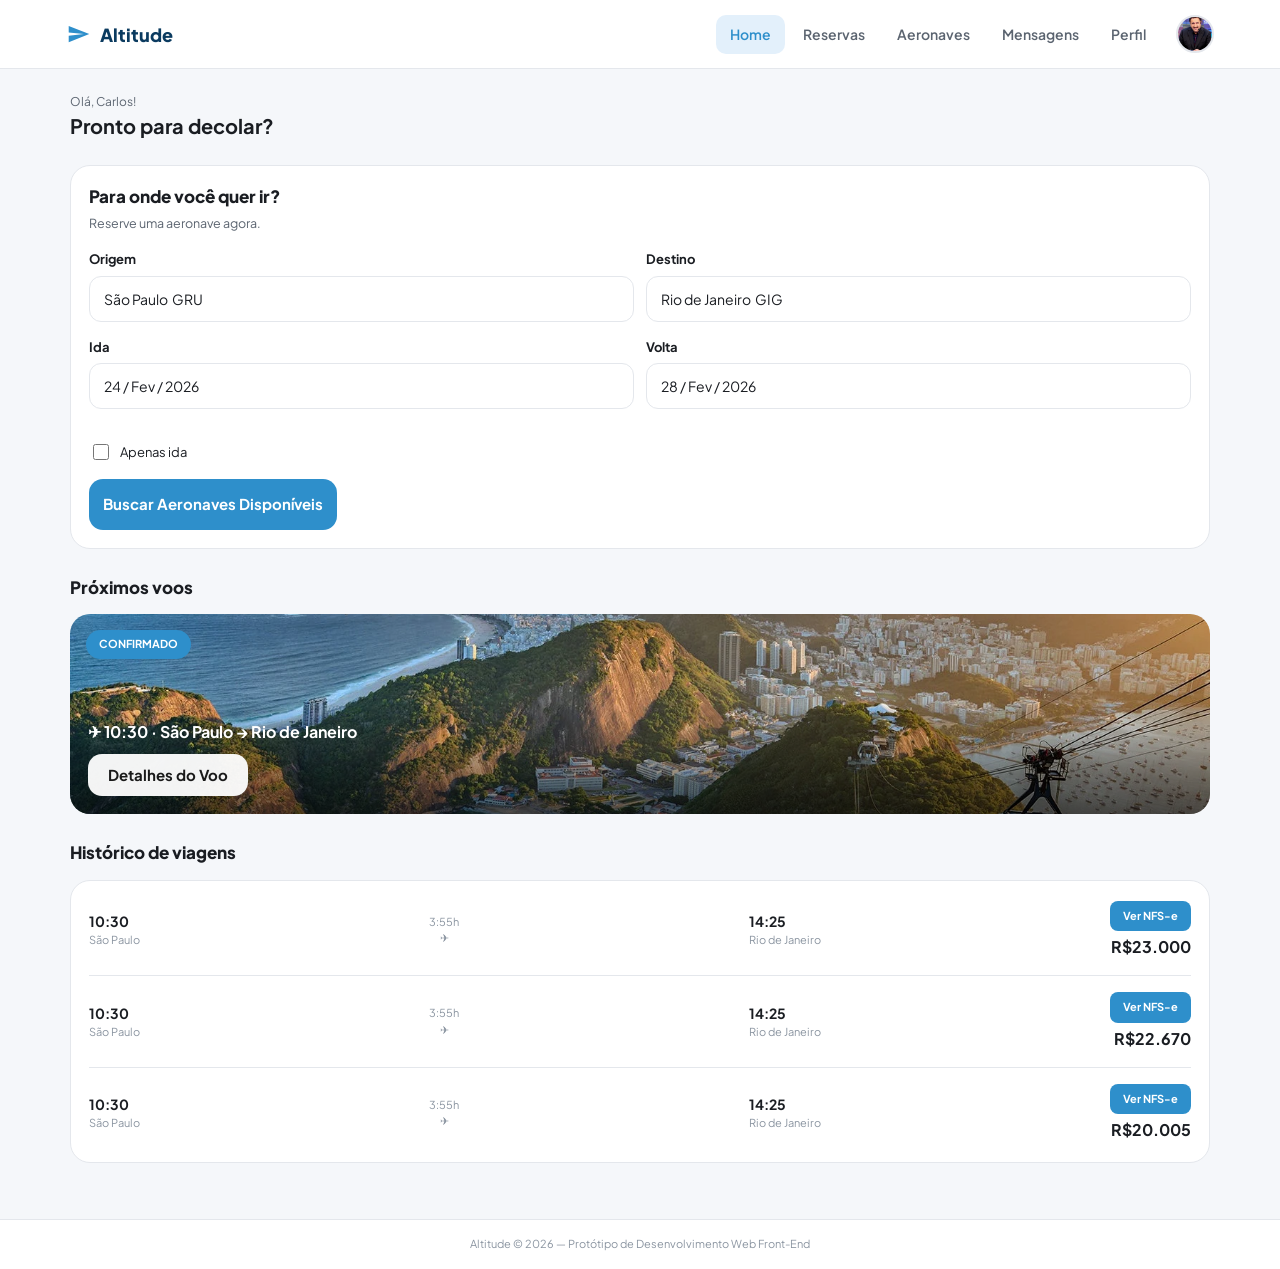
<file: home.html>
<!DOCTYPE html>
<html lang="pt-br">

<head>
    <meta charset="UTF-8">
    <meta name="viewport" content="width=device-width, initial-scale=1.0">
    <title>Home - Altitude</title>
    <meta name="description" content="Altitude — Aviação executiva sob medida. Home.">
    <link rel="stylesheet" href="css/style.css">
</head>

<body>
    <a class="link-pular" href="#conteudo">Pular para o conteúdo</a>
    <header class="barra-superior">
        <div class="barra-superior-interna">
            <div class="barra-superior-esquerda"><a class="logo" href="index.html"><svg viewBox="0 0 24 24"
                        fill="currentColor" aria-hidden="true">
                        <path d="M2.5 19.5l19-7.5-19-7.5v6l14 1.5-14 1.5z" />
                    </svg><span>Altitude</span></a></div>
            <nav class="barra-superior-nav" aria-label="Navegação principal">
                <ul>
                    <li><a href="home.html" class="link-nav ativo" aria-current="page">Home</a></li>
                    <li><a href="reservas.html" class="link-nav">Reservas</a></li>
                    <li><a href="aeronaves-disponiveis.html" class="link-nav">Aeronaves</a></li>
                    <li><a href="#" class="link-nav">Mensagens</a></li>
                    <li><a href="meu-perfil.html" class="link-nav">Perfil</a></li>
                </ul>
            </nav>
            <div class="barra-superior-acoes">
                <a class="barra-superior-perfil" href="meu-perfil.html" aria-label="Meu perfil"><img
                        src="img/perfil.png"
                        alt="Foto de perfil"></a>
            </div>
        </div>
    </header>

    <main id="conteudo" class="conteudo-principal contentor">
        <div class="linha-saudacao">
            <div class="flexivel-1">
                <p class="sobretitulo">Olá, Carlos!</p>
                <h1>Pronto para decolar?</h1>
            </div>
        </div>

        <section class="cartao" aria-label="Busca de voo">
            <h2 class="bloco-titulo">Para onde você quer ir?</h2>
            <p class="bloco-subtitulo">Reserve uma aeronave agora.</p>
            <div class="campo-par">
                <div class="campo">
                    <label for="destino1">Origem</label>
                    <input class="entrada" id="destino1" value="São Paulo  GRU">
                </div>
                <div class="campo">
                    <label for="destino2">Destino</label>
                    <input class="entrada" id="destino2" value="Rio de Janeiro  GIG">
                </div>
            </div>
            <div class="campo-par">
                <div class="campo">
                    <label for="data1">Ida</label>
                    <input class="entrada" id="data1" value="24 / Fev / 2026">
                </div>
                <div class="campo">
                    <label for="data2">Volta</label>
                    <input class="entrada" id="data2" value="28 / Fev / 2026">
                </div>
            </div>
            <label class="linha-marcacao"><input type="checkbox"> Apenas ida</label>
            <a class="botao botao-primario botao-embutido" href="aeronaves-disponiveis.html">Buscar Aeronaves
                Disponíveis</a>
        </section>

        <section aria-label="Próximos voos">
            <h2 class="titulo-secao">Próximos voos</h2>
            <article class="cartao-foto-viagem">
                <img src="img/próximo-voo.png" alt="Vista aérea do trajeto entre São Paulo e Rio de Janeiro">
                <span class="selo-confirmado">CONFIRMADO</span>
                <div class="sobreposicao">
                    <p class="linha-voo">✈ 10:30 · São Paulo → Rio de Janeiro</p>
                    <a class="botao botao-embutido" href="reservas.html">Detalhes do Voo</a>
                </div>
            </article>
        </section>

        <section aria-label="Histórico de viagens">
            <h2 class="titulo-secao">Histórico de viagens</h2>
            <div class="lista-historico">
                <article class="linha-historico">
                    <div>
                        <p class="hora-historico">10:30</p>
                        <p class="sub-historico">São Paulo</p>
                    </div>
                    <div class="meio-historico">3:55h<br>✈</div>
                    <div>
                        <p class="hora-historico">14:25</p>
                        <p class="sub-historico">Rio de Janeiro</p>
                    </div>
                    <div class="direita-historico"><a class="link-botao" href="ver-nfse.html">Ver NFS-e</a>
                        <p class="preco-historico">R$23.000</p>
                    </div>
                </article>
                <article class="linha-historico">
                    <div>
                        <p class="hora-historico">10:30</p>
                        <p class="sub-historico">São Paulo</p>
                    </div>
                    <div class="meio-historico">3:55h<br>✈</div>
                    <div>
                        <p class="hora-historico">14:25</p>
                        <p class="sub-historico">Rio de Janeiro</p>
                    </div>
                    <div class="direita-historico"><a class="link-botao" href="ver-nfse.html">Ver NFS-e</a>
                        <p class="preco-historico">R$22.670</p>
                    </div>
                </article>
                <article class="linha-historico">
                    <div>
                        <p class="hora-historico">10:30</p>
                        <p class="sub-historico">São Paulo</p>
                    </div>
                    <div class="meio-historico">3:55h<br>✈</div>
                    <div>
                        <p class="hora-historico">14:25</p>
                        <p class="sub-historico">Rio de Janeiro</p>
                    </div>
                    <div class="direita-historico"><a class="link-botao" href="ver-nfse.html">Ver NFS-e</a>
                        <p class="preco-historico">R$20.005</p>
                    </div>
                </article>
            </div>
        </section>
    </main>
    <footer class="rodape-app">
        <p class="rodape-app-credito">Altitude &copy; 2026 &mdash; Protótipo de Desenvolvimento Web Front-End
        </p>
        <nav class="barra-inferior" aria-label="Navegação inferior">
            <ul>
                <li><a class="link-aba ativo" href="home.html" aria-current="page"><svg viewBox="0 0 24 24" fill="none"
                            stroke="currentColor" stroke-width="2" aria-hidden="true">
                            <path d="M3 11l9-8 9 8" />
                            <path d="M5 10v10h14V10" />
                        </svg><span>Home</span></a></li>
                <li><a class="link-aba" href="reservas.html"><svg viewBox="0 0 24 24" fill="none" stroke="currentColor"
                            stroke-width="2" aria-hidden="true">
                            <rect x="3" y="4" width="18" height="18" rx="2" />
                            <line x1="16" y1="2" x2="16" y2="6" />
                            <line x1="8" y1="2" x2="8" y2="6" />
                            <line x1="3" y1="10" x2="21" y2="10" />
                        </svg><span>Reservas</span></a></li>
                <li><a class="link-aba" href="aeronaves-disponiveis.html"><svg viewBox="0 0 24 24" fill="currentColor"
                            aria-hidden="true">
                            <path d="M2.5 19.5l19-7.5-19-7.5v6l14 1.5-14 1.5z" />
                        </svg><span>Aeronaves</span></a></li>
                <li><a class="link-aba" href="#"><svg viewBox="0 0 24 24" fill="none" stroke="currentColor"
                            stroke-width="2" aria-hidden="true">
                            <path
                                d="M21 11.5a8.38 8.38 0 01-.9 3.8 8.5 8.5 0 01-7.6 4.7 8.38 8.38 0 01-3.8-.9L3 21l1.9-5.7a8.38 8.38 0 01-.9-3.8 8.5 8.5 0 014.7-7.6 8.38 8.38 0 013.8-.9h.5a8.48 8.48 0 018 8v.5z" />
                        </svg><span>Mensagens</span></a></li>
                <li><a class="link-aba" href="meu-perfil.html"><svg viewBox="0 0 24 24" fill="none"
                            stroke="currentColor" stroke-width="2" aria-hidden="true">
                            <circle cx="12" cy="8" r="4" />
                            <path d="M4 21v-1a7 7 0 0114 0v1" />
                        </svg><span>Perfil</span></a></li>
            </ul>
        </nav>
    </footer>

</body>

</html>
</file>
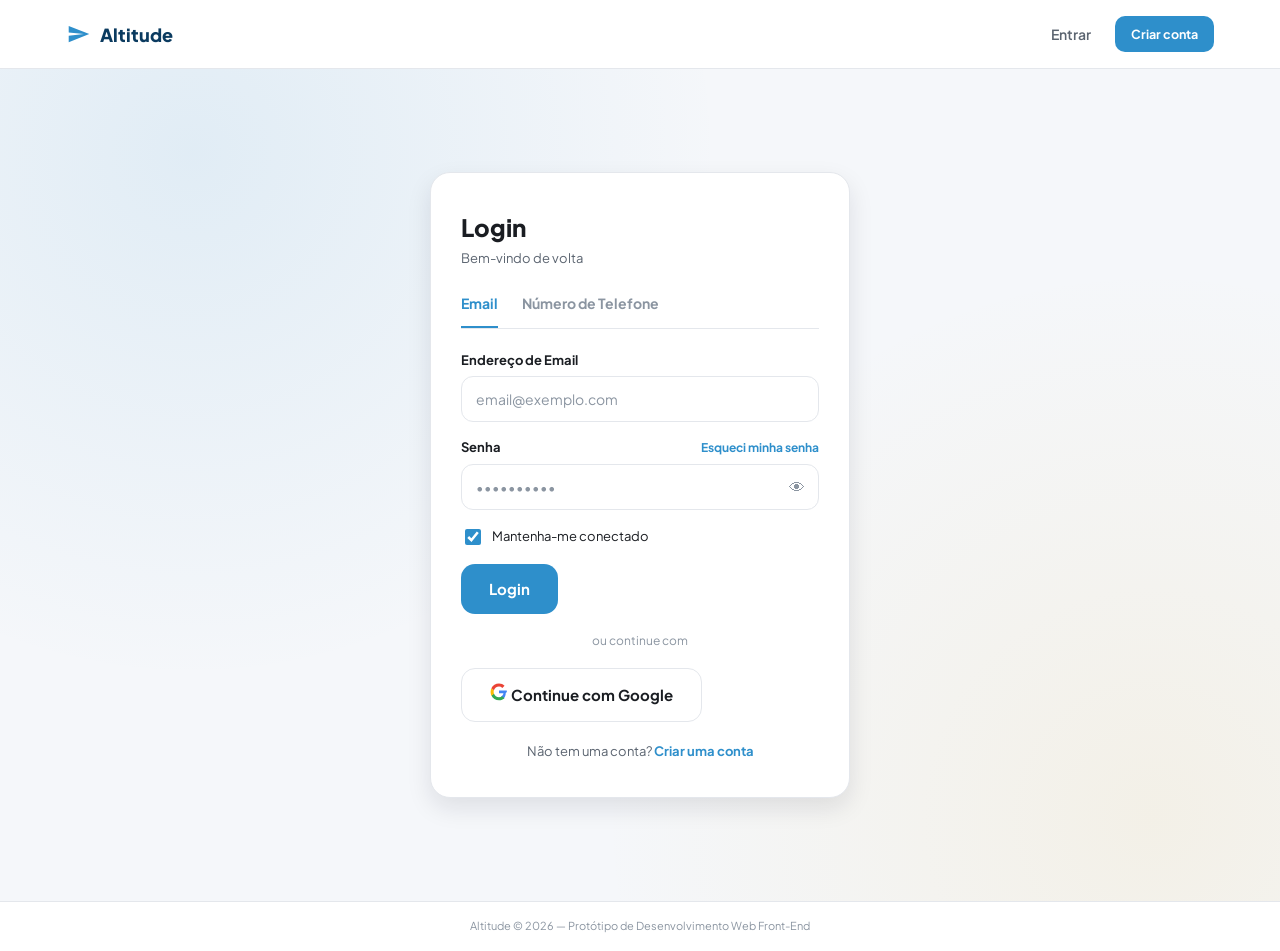
<file: login.html>
<!DOCTYPE html>
<html lang="pt-br">

<head>
    <meta charset="UTF-8">
    <meta name="viewport" content="width=device-width, initial-scale=1.0">
    <title>Login - Altitude</title>
    <meta name="description" content="Altitude — Aviação executiva sob medida. Login.">
    <link rel="stylesheet" href="css/style.css">
</head>

<body>
    <a class="link-pular" href="#conteudo">Pular para o conteúdo</a>
    <header class="barra-superior">
        <div class="barra-superior-interna">
            <div class="barra-superior-esquerda">
                <a class="logo" href="index.html"><svg viewBox="0 0 24 24" fill="currentColor" aria-hidden="true">
                        <path d="M2.5 19.5l19-7.5-19-7.5v6l14 1.5-14 1.5z" />
                    </svg><span>Altitude</span></a>
            </div>
            <div class="barra-superior-acoes">
                <a class="link-nav" href="login.html">Entrar</a>
                <a class="botao botao-primario botao-embutido botao-pequeno" href="criar-conta.html">Criar conta</a>
            </div>
        </div>
    </header>
    <main id="conteudo" class="autenticacao-contentor">
        <div class="autenticacao-cartao">
            <h1 class="autenticacao-titulo">Login</h1>
            <p class="autenticacao-subtitulo">Bem-vindo de volta</p>

            <div class="conjunto-abas">
                <input type="radio" name="tab-login" id="aba-login-email" checked>
                <input type="radio" name="tab-login" id="aba-login-telefone">
                <div class="abas-sublinhadas abas">
                    <label class="aba-sublinhada" for="aba-login-email">Email</label>
                    <label class="aba-sublinhada" for="aba-login-telefone">Número de Telefone</label>
                </div>
                <div class="paineis-abas">
                    <div class="painel" id="painel-login-email">
                        <div class="campo"><label for="email">Endereço de Email</label><input class="entrada" id="email"
                                type="email" placeholder="email@exemplo.com"></div>
                        <div class="campo">
                            <div class="linha-rotulo"><label for="senha1">Senha</label><a href="#">Esqueci minha
                                    senha</a></div>
                            <div class="entrada-com-icone"><input class="entrada" id="senha1" type="password"
                                    placeholder="••••••••••"><span class="olho" aria-hidden="true">👁</span></div>
                        </div>
                    </div>
                    <div class="painel" id="painel-login-telefone">
                        <div class="campo"><label for="telefone">Número</label><input class="entrada" id="telefone"
                                type="tel" placeholder="+1 · Número de telefone"></div>
                        <div class="campo">
                            <div class="linha-rotulo"><label for="senha2">Senha</label><a href="#">Esqueci minha
                                    senha</a></div>
                            <div class="entrada-com-icone"><input class="entrada" id="senha2" type="password"
                                    placeholder="••••••••••"><span class="olho" aria-hidden="true">👁</span></div>
                        </div>
                    </div>
                </div>
            </div>

            <label class="linha-marcacao"><input type="checkbox" checked> Mantenha-me conectado</label>
            <a class="botao botao-primario" href="home.html">Login</a>
            <p class="texto-divisor">ou continue com</p>
            <a class="botao botao-google" href="home.html"><svg width="18" height="18" viewBox="0 0 48 48"
                    aria-hidden="true">
                    <path fill="#4285F4"
                        d="M45 24c0-1.6-.1-2.8-.4-4H24v7.6h11.9c-.5 3-2.3 6.6-6.7 9.2l6.5 5c3.9-3.6 6.3-9 6.3-15.4z" />
                    <path fill="#34A853"
                        d="M24 46c6 0 11-2 14.7-5.4l-6.5-5c-2 1.4-4.7 2.3-8.2 2.3-6.3 0-11.6-4.2-13.5-9.9l-6.8 5.3C7.3 41 15 46 24 46z" />
                    <path fill="#FBBC05"
                        d="M10.5 27.9c-.5-1.4-.8-2.9-.8-4.4s.3-3 .8-4.4l-6.8-5.3C2.4 16.9 1.5 20.3 1.5 24s.9 7.1 2.2 10.1l6.8-5.3z" />
                    <path fill="#EA4335"
                        d="M24 9.6c3.4 0 6.4 1.2 8.8 3.5l6-6C34.6 3.3 30 1 24 1 15 1 7.3 6 3.7 13.9l6.8 5.3C12.4 13.8 17.7 9.6 24 9.6z" />
                </svg> Continue com Google</a>
            <p class="rodape-link">Não tem uma conta? <a href="criar-conta.html">Criar uma conta</a></p>
        </div>
    </main>
    <footer class="rodape-app">
        <p class="rodape-app-credito">Altitude &copy; 2026 &mdash; Protótipo de Desenvolvimento Web Front-End
        </p>
    </footer>
</body>

</html>
</file>
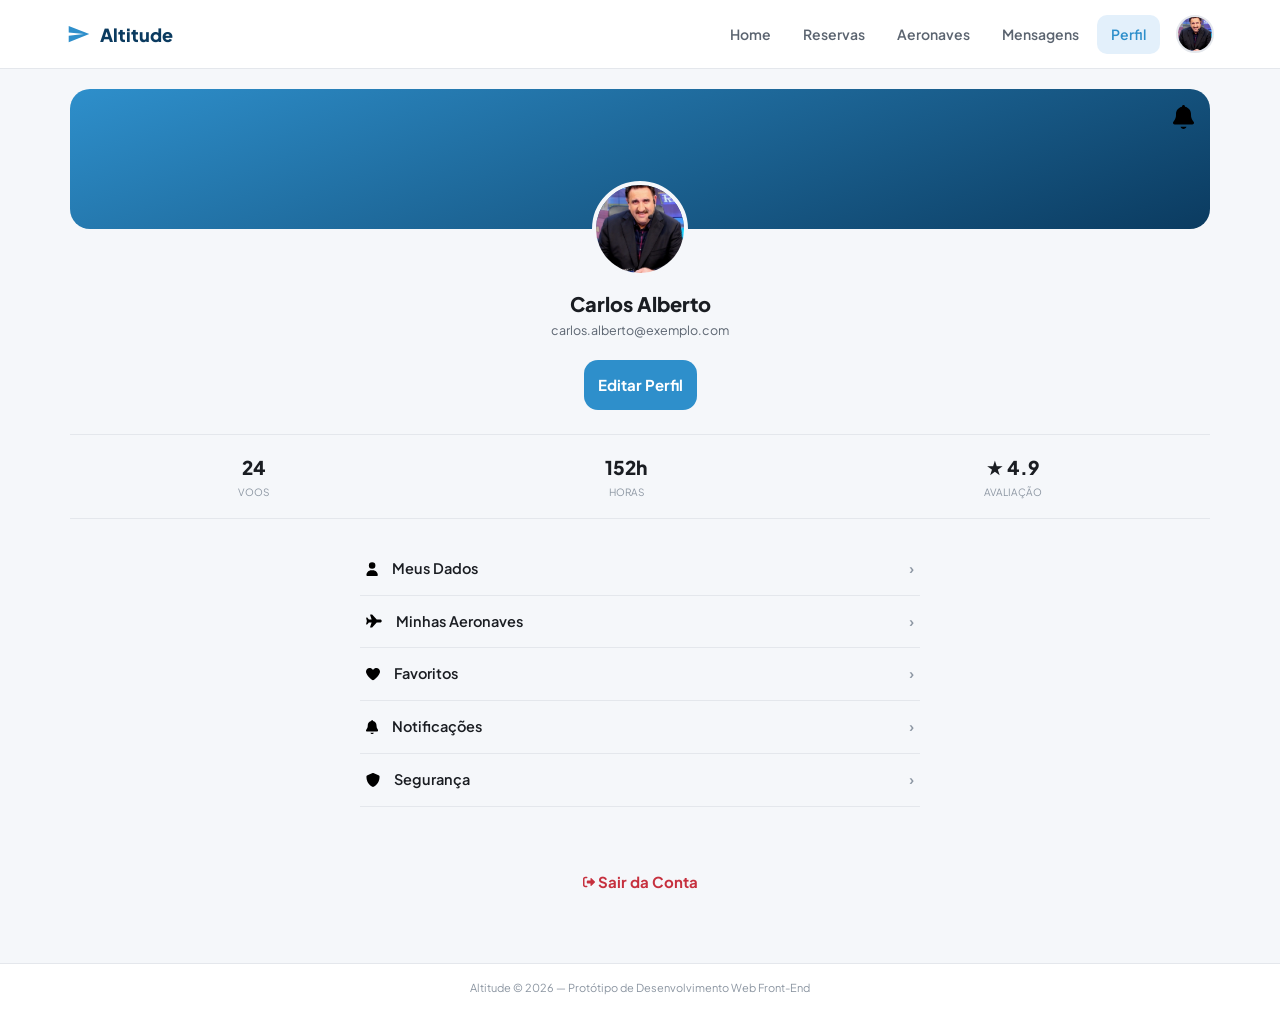
<file: meu-perfil.html>
<!DOCTYPE html>
<html lang="pt-br">

<head>
    <meta charset="UTF-8">
    <meta name="viewport" content="width=device-width, initial-scale=1.0">
    <title>Perfil - Altitude</title>
    <meta name="description" content="Altitude — Aviação executiva sob medida. Perfil.">
    <link rel="stylesheet" href="css/style.css">
</head>

<body>
    <a class="link-pular" href="#conteudo">Pular para o conteúdo</a>
    <header class="barra-superior">
        <div class="barra-superior-interna">
            <div class="barra-superior-esquerda"><a class="logo" href="index.html"><svg viewBox="0 0 24 24"
                        fill="currentColor" aria-hidden="true">
                        <path d="M2.5 19.5l19-7.5-19-7.5v6l14 1.5-14 1.5z" />
                    </svg><span>Altitude</span></a></div>
            <nav class="barra-superior-nav" aria-label="Navegação principal">
                <ul>
                    <li><a href="home.html" class="link-nav">Home</a></li>
                    <li><a href="reservas.html" class="link-nav">Reservas</a></li>
                    <li><a href="aeronaves-disponiveis.html" class="link-nav">Aeronaves</a></li>
                    <li><a href="#" class="link-nav">Mensagens</a></li>
                    <li><a href="meu-perfil.html" class="link-nav ativo" aria-current="page">Perfil</a></li>
                </ul>
            </nav>
            <div class="barra-superior-acoes">
                <a class="barra-superior-perfil" href="meu-perfil.html" aria-label="Meu perfil"><img
                        src="img/perfil.png"
                        alt="Foto de perfil"></a>
            </div>
        </div>
    </header>
    <main id="conteudo" class="conteudo-principal contentor">
        <div class="perfil-destaque margem-superior-grande">
            <div class="perfil-destaque-topo"><span aria-label="Notificações"><svg xmlns="http://www.w3.org/2000/svg" height="24" width="21" viewBox="0 0 448 512"><!--!Font Awesome Free v7.3.1 by @fontawesome - https://fontawesome.com License - https://fontawesome.com/license/free Copyright 2026 Fonticons, Inc.--><path d="M224 0c-17.7 0-32 14.3-32 32l0 3.2C119 50 64 114.6 64 192l0 21.7c0 48.1-16.4 94.8-46.4 132.4L7.8 358.3C2.7 364.6 0 372.4 0 380.5 0 400.1 15.9 416 35.5 416l376.9 0c19.6 0 35.5-15.9 35.5-35.5 0-8.1-2.7-15.9-7.8-22.2l-9.8-12.2C400.4 308.5 384 261.8 384 213.7l0-21.7c0-77.4-55-142-128-156.8l0-3.2c0-17.7-14.3-32-32-32zM162 464c7.1 27.6 32.2 48 62 48s54.9-20.4 62-48l-124 0z"/></svg></span></div>
            <div class="avatar-anel"><img
                    src="img/perfil.png"
                    alt="Foto de perfil de Carlos Alberto"></div>
        </div>

        <h1 class="perfil-nome">Carlos Alberto</h1>
        <p class="perfil-sub">carlos.alberto@exemplo.com</p>
        <p class="texto-centro margem-superior-grande">
            <a class="botao botao-primario botao-embutido">Editar Perfil</a>
        </p>

        <div class="linha-estatistica">
            <div class="estatistica">
                <p class="numero">24</p>
                <p class="rotulo">VOOS</p>
            </div>
            <div class="estatistica">
                <p class="numero">152h</p>
                <p class="rotulo">HORAS</p>
            </div>
            <div class="estatistica">
                <p class="numero">★ 4.9</p>
                <p class="rotulo">AVALIAÇÃO</p>
            </div>
        </div>

        <nav aria-label="Menu da conta" class="lista-menu">
            <ul>
                <li class="linha-menu"><svg xmlns="http://www.w3.org/2000/svg" height="14" width="12.25" viewBox="0 0 448 512"><!--!Font Awesome Free v7.3.1 by @fontawesome - https://fontawesome.com License - https://fontawesome.com/license/free Copyright 2026 Fonticons, Inc.--><path d="M224 248a120 120 0 1 0 0-240 120 120 0 1 0 0 240zm-29.7 56C95.8 304 16 383.8 16 482.3 16 498.7 29.3 512 45.7 512l356.6 0c16.4 0 29.7-13.3 29.7-29.7 0-98.5-79.8-178.3-178.3-178.3l-59.4 0z"/></svg> Meus Dados<span class="seta" aria-hidden="true">›</span></li>
                <li class="linha-menu"><svg xmlns="http://www.w3.org/2000/svg" height="14" width="15.75" viewBox="0 0 576 512"><!--!Font Awesome Free v7.3.1 by @fontawesome - https://fontawesome.com License - https://fontawesome.com/license/free Copyright 2026 Fonticons, Inc.--><path d="M520 200c30.9 0 56 25.1 56 56s-25.1 56-56 56l-127.3 0-159.2 173.6c-6.1 6.6-14.6 10.4-23.6 10.4l-43.7 0c-10.9 0-18.6-10.7-15.2-21.1l54.3-162.9-99.7 0-52.8 66c-3 3.8-7.6 6-12.5 6l-19.8 0c-10.4 0-18-9.8-15.5-19.9L32 256 5 147.9C2.4 137.8 10.1 128 20.5 128l19.8 0c4.9 0 9.5 2.2 12.5 6l52.8 66 99.7 0-54.3-162.9C147.6 26.7 155.3 16 166.2 16l43.7 0c9 0 17.5 3.8 23.6 10.4L392.7 200 520 200z"/></svg> Minhas Aeronaves<span class="seta"
                            aria-hidden="true">›</span></a></li>
                <li class="linha-menu"><svg xmlns="http://www.w3.org/2000/svg" height="14" width="14" viewBox="0 0 512 512"><!--!Font Awesome Free v7.3.1 by @fontawesome - https://fontawesome.com License - https://fontawesome.com/license/free Copyright 2026 Fonticons, Inc.--><path d="M241 87.1l15 20.7 15-20.7C296 52.5 336.2 32 378.9 32 452.4 32 512 91.6 512 165.1l0 2.6c0 112.2-139.9 242.5-212.9 298.2-12.4 9.4-27.6 14.1-43.1 14.1s-30.8-4.6-43.1-14.1C139.9 410.2 0 279.9 0 167.7l0-2.6C0 91.6 59.6 32 133.1 32 175.8 32 216 52.5 241 87.1z"/></svg> Favoritos<span class="seta"
                            aria-hidden="true">›</span></a>
                </li>
                <li class="linha-menu"><svg xmlns="http://www.w3.org/2000/svg" height="14" width="12.25" viewBox="0 0 448 512"><!--!Font Awesome Free v7.3.1 by @fontawesome - https://fontawesome.com License - https://fontawesome.com/license/free Copyright 2026 Fonticons, Inc.--><path d="M224 0c-17.7 0-32 14.3-32 32l0 3.2C119 50 64 114.6 64 192l0 21.7c0 48.1-16.4 94.8-46.4 132.4L7.8 358.3C2.7 364.6 0 372.4 0 380.5 0 400.1 15.9 416 35.5 416l376.9 0c19.6 0 35.5-15.9 35.5-35.5 0-8.1-2.7-15.9-7.8-22.2l-9.8-12.2C400.4 308.5 384 261.8 384 213.7l0-21.7c0-77.4-55-142-128-156.8l0-3.2c0-17.7-14.3-32-32-32zM162 464c7.1 27.6 32.2 48 62 48s54.9-20.4 62-48l-124 0z"/></svg> Notificações<span class="seta" aria-hidden="true">›</span></li>
                <li class="linha-menu"><svg xmlns="http://www.w3.org/2000/svg" height="14" width="14" viewBox="0 0 512 512"><!--!Font Awesome Free v7.3.1 by @fontawesome - https://fontawesome.com License - https://fontawesome.com/license/free Copyright 2026 Fonticons, Inc.--><path d="M256 0c4.6 0 9.2 1 13.4 2.9L457.8 82.8c22 9.3 38.4 31 38.3 57.2-.5 99.2-41.3 280.7-213.6 363.2-16.7 8-36.1 8-52.8 0-172.4-82.5-213.1-264-213.6-363.2-.1-26.2 16.3-47.9 38.3-57.2L242.7 2.9C246.9 1 251.4 0 256 0z"/></svg> Segurança<span class="seta" aria-hidden="true">›</span></li>
                <a class="botao botao-perigo botao-embutido" id="sair-da-conta" href="login.html"><svg xmlns="http://www.w3.org/2000/svg" height="12" width="12" viewBox="0 0 512 512"><!--!Font Awesome Free v7.3.1 by @fontawesome - https://fontawesome.com License - https://fontawesome.com/license/free Copyright 2026 Fonticons, Inc.--><path fill="rgb(198, 48, 62)" d="M505 273c9.4-9.4 9.4-24.6 0-33.9L361 95c-6.9-6.9-17.2-8.9-26.2-5.2S320 102.3 320 112l0 80-112 0c-26.5 0-48 21.5-48 48l0 32c0 26.5 21.5 48 48 48l112 0 0 80c0 9.7 5.8 18.5 14.8 22.2s19.3 1.7 26.2-5.2L505 273zM160 96c17.7 0 32-14.3 32-32s-14.3-32-32-32L96 32C43 32 0 75 0 128L0 384c0 53 43 96 96 96l64 0c17.7 0 32-14.3 32-32s-14.3-32-32-32l-64 0c-17.7 0-32-14.3-32-32l0-256c0-17.7 14.3-32 32-32l64 0z"/></svg> Sair da Conta</a>
            </ul>
        </nav>
        
    </main>
    <footer class="rodape-app">
        <p class="rodape-app-credito">Altitude &copy; 2026 &mdash; Protótipo de Desenvolvimento Web Front-End
        </p>
        <nav class="barra-inferior" aria-label="Navegação inferior">
            <ul>
                <li><a class="link-aba" href="home.html"><svg viewBox="0 0 24 24" fill="none" stroke="currentColor"
                            stroke-width="2" aria-hidden="true">
                            <path d="M3 11l9-8 9 8" />
                            <path d="M5 10v10h14V10" />
                        </svg><span>Home</span></a></li>
                <li><a class="link-aba" href="reservas.html"><svg viewBox="0 0 24 24" fill="none" stroke="currentColor"
                            stroke-width="2" aria-hidden="true">
                            <rect x="3" y="4" width="18" height="18" rx="2" />
                            <line x1="16" y1="2" x2="16" y2="6" />
                            <line x1="8" y1="2" x2="8" y2="6" />
                            <line x1="3" y1="10" x2="21" y2="10" />
                        </svg><span>Reservas</span></a></li>
                <li><a class="link-aba" href="aeronaves-disponiveis.html"><svg viewBox="0 0 24 24" fill="currentColor"
                            aria-hidden="true">
                            <path d="M2.5 19.5l19-7.5-19-7.5v6l14 1.5-14 1.5z" />
                        </svg><span>Aeronaves</span></a></li>
                <li><a class="link-aba" href="#"><svg viewBox="0 0 24 24" fill="none" stroke="currentColor"
                            stroke-width="2" aria-hidden="true">
                            <path
                                d="M21 11.5a8.38 8.38 0 01-.9 3.8 8.5 8.5 0 01-7.6 4.7 8.38 8.38 0 01-3.8-.9L3 21l1.9-5.7a8.38 8.38 0 01-.9-3.8 8.5 8.5 0 014.7-7.6 8.38 8.38 0 013.8-.9h.5a8.48 8.48 0 018 8v.5z" />
                        </svg><span>Mensagens</span></a></li>
                <li><a class="link-aba ativo" href="meu-perfil.html" aria-current="page"><svg viewBox="0 0 24 24"
                            fill="none" stroke="currentColor" stroke-width="2" aria-hidden="true">
                            <circle cx="12" cy="8" r="4" />
                            <path d="M4 21v-1a7 7 0 0114 0v1" />
                        </svg><span>Perfil</span></a></li>
            </ul>
        </nav>
    </footer>
</body>

</html>
</file>
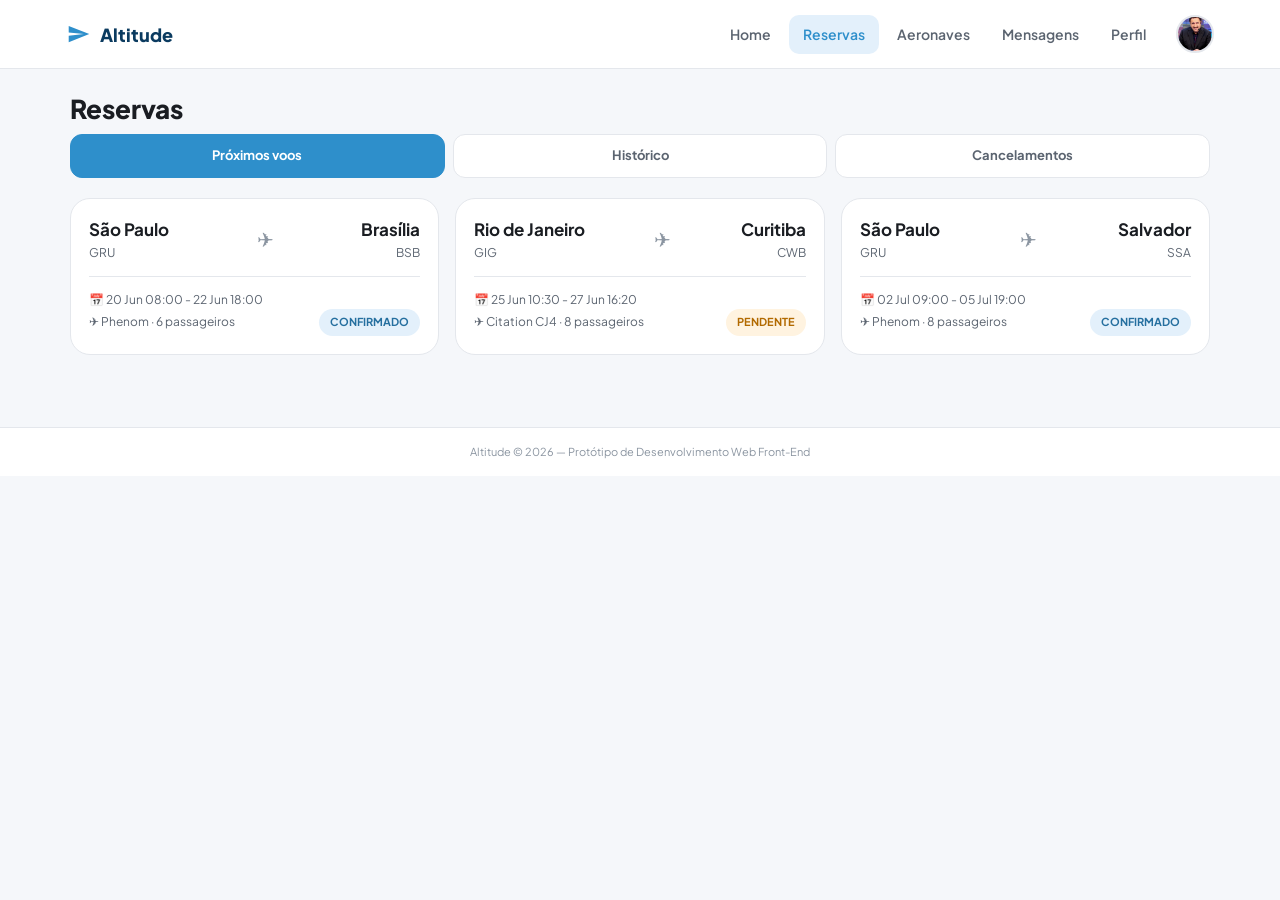
<file: reservas.html>
<!DOCTYPE html>
<html lang="pt-br">

<head>
    <meta charset="UTF-8">
    <meta name="viewport" content="width=device-width, initial-scale=1.0">
    <title>Reservas - Altitude</title>
    <meta name="description" content="Altitude — Aviação executiva sob medida. Reservas.">
    <link rel="stylesheet" href="css/style.css">
</head>

<body>
    <a class="link-pular" href="#conteudo">Pular para o conteúdo</a>
    <header class="barra-superior">
        <div class="barra-superior-interna">
            <div class="barra-superior-esquerda"><a class="logo" href="index.html"><svg viewBox="0 0 24 24"
                        fill="currentColor" aria-hidden="true">
                        <path d="M2.5 19.5l19-7.5-19-7.5v6l14 1.5-14 1.5z" />
                    </svg><span>Altitude</span></a></div>
            <nav class="barra-superior-nav" aria-label="Navegação principal">
                <ul>
                    <li><a href="home.html" class="link-nav">Home</a></li>
                    <li><a href="reservas.html" class="link-nav ativo" aria-current="page">Reservas</a></li>
                    <li><a href="aeronaves-disponiveis.html" class="link-nav">Aeronaves</a></li>
                    <li><a href="#" class="link-nav">Mensagens</a></li>
                    <li><a href="meu-perfil.html" class="link-nav">Perfil</a></li>
                </ul>
            </nav>
            <div class="barra-superior-acoes">
                <a class="barra-superior-perfil" href="meu-perfil.html" aria-label="Meu perfil"><img
                        src="img/perfil.png"
                        alt="Foto de perfil"></a>
            </div>
        </div>
    </header>
    <main id="conteudo" class="conteudo-principal contentor">
        <h1 class="titulo-pagina margem-superior-grande">Reservas</h1>
        <div class="conjunto-abas">
            <input type="radio" name="tab-res" id="aba-res-proximos" checked>
            <input type="radio" name="tab-res" id="aba-res-historico">
            <input type="radio" name="tab-res" id="aba-res-cancelados">
            <div class="abas">
                <label class="aba" for="aba-res-proximos">Próximos voos</label>
                <label class="aba" for="aba-res-historico">Histórico</label>
                <label class="aba" for="aba-res-cancelados">Cancelamentos</label>
            </div>
            <div class="paineis-abas">

                <section class="painel" id="painel-res-proximos" aria-label="Próximos voos">
                    <div class="grade-rotas">
                        <article class="cartao cartao-rota">
                            <div class="linha-rota">
                                <div>
                                    <p class="cidade-rota">São Paulo</p>
                                    <p class="codigo-rota">GRU</p>
                                </div>
                                <div class="meio-rota" aria-hidden="true">✈</div>
                                <div class="texto-direita">
                                    <p class="cidade-rota">Brasília</p>
                                    <p class="codigo-rota">BSB</p>
                                </div>
                            </div>
                            <div class="separador-rota"></div>
                            <div class="meta-rota"><span class="esquerda">📅 20 Jun 08:00 - 22 Jun 18:00</span></div>
                            <div class="meta-rota"><span class="esquerda">✈ Phenom · 6 passageiros</span><span
                                    class="selo confirmado">CONFIRMADO</span></div>
                        </article>
                        <article class="cartao cartao-rota">
                            <div class="linha-rota">
                                <div>
                                    <p class="cidade-rota">Rio de Janeiro</p>
                                    <p class="codigo-rota">GIG</p>
                                </div>
                                <div class="meio-rota" aria-hidden="true">✈</div>
                                <div class="texto-direita">
                                    <p class="cidade-rota">Curitiba</p>
                                    <p class="codigo-rota">CWB</p>
                                </div>
                            </div>
                            <div class="separador-rota"></div>
                            <div class="meta-rota"><span class="esquerda">📅 25 Jun 10:30 - 27 Jun 16:20</span></div>
                            <div class="meta-rota"><span class="esquerda">✈ Citation CJ4 · 8 passageiros</span><span
                                    class="selo pendente">PENDENTE</span></div>
                        </article>
                        <article class="cartao cartao-rota">
                            <div class="linha-rota">
                                <div>
                                    <p class="cidade-rota">São Paulo</p>
                                    <p class="codigo-rota">GRU</p>
                                </div>
                                <div class="meio-rota" aria-hidden="true">✈</div>
                                <div class="texto-direita">
                                    <p class="cidade-rota">Salvador</p>
                                    <p class="codigo-rota">SSA</p>
                                </div>
                            </div>
                            <div class="separador-rota"></div>
                            <div class="meta-rota"><span class="esquerda">📅 02 Jul 09:00 - 05 Jul 19:00</span></div>
                            <div class="meta-rota"><span class="esquerda">✈ Phenom · 8 passageiros</span><span
                                    class="selo confirmado">CONFIRMADO</span></div>
                        </article>
                    </div>
                </section>

                <section class="painel" id="painel-res-historico" aria-label="Histórico de voos">
                    <div class="lista-historico">
                        <article class="linha-historico">
                            <div>
                                <p class="hora-historico">10:30</p>
                                <p class="sub-historico">São Paulo</p>
                            </div>
                            <div class="meio-historico">3:55h<br>✈</div>
                            <div>
                                <p class="hora-historico">14:25</p>
                                <p class="sub-historico">Rio de Janeiro</p>
                            </div>
                            <div class="direita-historico"><a class="link-botao" href="#">Ver NFS-e</a>
                                <p class="preco-historico">R$23.000</p>
                            </div>
                        </article>
                        <article class="linha-historico">
                            <div>
                                <p class="hora-historico">10:30</p>
                                <p class="sub-historico">São Paulo</p>
                            </div>
                            <div class="meio-historico">3:55h<br>✈</div>
                            <div>
                                <p class="hora-historico">14:25</p>
                                <p class="sub-historico">Rio de Janeiro</p>
                            </div>
                            <div class="direita-historico"><a class="link-botao" href="#">Ver NFS-e</a>
                                <p class="preco-historico">R$22.670</p>
                            </div>
                        </article>
                        <article class="linha-historico">
                            <div>
                                <p class="hora-historico">10:30</p>
                                <p class="sub-historico">São Paulo</p>
                            </div>
                            <div class="meio-historico">3:55h<br>✈</div>
                            <div>
                                <p class="hora-historico">14:25</p>
                                <p class="sub-historico">Rio de Janeiro</p>
                            </div>
                            <div class="direita-historico"><a class="link-botao" href="#">Ver NFS-e</a>
                                <p class="preco-historico">R$20.005</p>
                            </div>
                        </article>
                    </div>
                </section>

                <section class="painel" id="painel-res-cancelados" aria-label="Voos cancelados">
                    <div class="grade-rotas">
                        <article class="cartao cartao-rota">
                            <div class="linha-rota">
                                <div>
                                    <p class="cidade-rota">São Paulo</p>
                                    <p class="codigo-rota">GRU</p>
                                </div>
                                <div class="meio-rota" aria-hidden="true">✈</div>
                                <div class="texto-direita">
                                    <p class="cidade-rota">Brasília</p>
                                    <p class="codigo-rota">BSB</p>
                                </div>
                            </div>
                            <div class="separador-rota"></div>
                            <div class="meta-rota"><span class="esquerda">📅 20 Jun 08:00 - 22 Jun 18:00</span></div>
                            <div class="meta-rota"><span class="esquerda">✈ Phenom · 6 passageiros</span><span
                                    class="selo cancelado">CANCELADO</span></div>
                        </article>
                        <article class="cartao cartao-rota">
                            <div class="linha-rota">
                                <div>
                                    <p class="cidade-rota">Rio de Janeiro</p>
                                    <p class="codigo-rota">GIG</p>
                                </div>
                                <div class="meio-rota" aria-hidden="true">✈</div>
                                <div class="texto-direita">
                                    <p class="cidade-rota">Curitiba</p>
                                    <p class="codigo-rota">CWB</p>
                                </div>
                            </div>
                            <div class="separador-rota"></div>
                            <div class="meta-rota"><span class="esquerda">📅 25 Jun 10:30 - 27 Jun 16:20</span></div>
                            <div class="meta-rota"><span class="esquerda">✈ Citation CJ4 · 8 passageiros</span><span
                                    class="selo cancelado">CANCELADO</span></div>
                        </article>
                        <article class="cartao cartao-rota">
                            <div class="linha-rota">
                                <div>
                                    <p class="cidade-rota">São Paulo</p>
                                    <p class="codigo-rota">GRU</p>
                                </div>
                                <div class="meio-rota" aria-hidden="true">✈</div>
                                <div class="texto-direita">
                                    <p class="cidade-rota">Salvador</p>
                                    <p class="codigo-rota">SSA</p>
                                </div>
                            </div>
                            <div class="separador-rota"></div>
                            <div class="meta-rota"><span class="esquerda">📅 02 Jul 09:00 - 05 Jul 19:00</span></div>
                            <div class="meta-rota"><span class="esquerda">✈ Phenom · 8 passageiros</span><span
                                    class="selo cancelado">CANCELADO</span></div>
                        </article>
                    </div>
                </section>

            </div>
        </div>
    </main>
    <footer class="rodape-app">
        <p class="rodape-app-credito">Altitude &copy; 2026 &mdash; Protótipo de Desenvolvimento Web Front-End
        </p>
        <nav class="barra-inferior" aria-label="Navegação inferior">
            <ul>
                <li><a class="link-aba" href="home.html"><svg viewBox="0 0 24 24" fill="none" stroke="currentColor"
                            stroke-width="2" aria-hidden="true">
                            <path d="M3 11l9-8 9 8" />
                            <path d="M5 10v10h14V10" />
                        </svg><span>Home</span></a></li>
                <li><a class="link-aba ativo" href="reservas.html" aria-current="page"><svg viewBox="0 0 24 24"
                            fill="none" stroke="currentColor" stroke-width="2" aria-hidden="true">
                            <rect x="3" y="4" width="18" height="18" rx="2" />
                            <line x1="16" y1="2" x2="16" y2="6" />
                            <line x1="8" y1="2" x2="8" y2="6" />
                            <line x1="3" y1="10" x2="21" y2="10" />
                        </svg><span>Reservas</span></a></li>
                <li><a class="link-aba" href="aeronaves-disponiveis.html"><svg viewBox="0 0 24 24" fill="currentColor"
                            aria-hidden="true">
                            <path d="M2.5 19.5l19-7.5-19-7.5v6l14 1.5-14 1.5z" />
                        </svg><span>Aeronaves</span></a></li>
                <li><a class="link-aba" href="#"><svg viewBox="0 0 24 24" fill="none" stroke="currentColor"
                            stroke-width="2" aria-hidden="true">
                            <path
                                d="M21 11.5a8.38 8.38 0 01-.9 3.8 8.5 8.5 0 01-7.6 4.7 8.38 8.38 0 01-3.8-.9L3 21l1.9-5.7a8.38 8.38 0 01-.9-3.8 8.5 8.5 0 014.7-7.6 8.38 8.38 0 013.8-.9h.5a8.48 8.48 0 018 8v.5z" />
                        </svg><span>Mensagens</span></a></li>
                <li><a class="link-aba" href="meu-perfil.html"><svg viewBox="0 0 24 24" fill="none"
                            stroke="currentColor" stroke-width="2" aria-hidden="true">
                            <circle cx="12" cy="8" r="4" />
                            <path d="M4 21v-1a7 7 0 0114 0v1" />
                        </svg><span>Perfil</span></a></li>
            </ul>
        </nav>
    </footer>
</body>

</html>
</file>
<file: css/style.css>
@import url('https://fonts.googleapis.com/css2?family=Plus+Jakarta+Sans:wght@400;500;600;700;800&display=swap');

:root {
    --blue-deep: #0B3B60;
    --blue-primary: #2E8FCB;
    --blue-primary-dark: #256F9F;
    --gold: #E3B341;

    --bg: #F5F7FA;
    --surface: #FFFFFF;
    --border: #E4E7EC;
    --text: #1A1D22;
    --text-2: #5B6470;
    --text-3: #8B95A1;

    --accent: var(--blue-primary);
    --accent-contrast: #FFFFFF;

    --success-bg: #E8F5E9;
    --success-text: #2E7D32;
    --warn-bg: #FFF3E0;
    --warn-text: #B26A00;
    --danger-bg: #FDEBEC;
    --danger-text: #C6303E;
    --info-badge-bg: #E3F0FB;
    --info-badge-text: #256F9F;
    --star: #E3A62F;

    --radius-lg: 20px;
    --radius-md: 14px;
    --radius-sm: 10px;
    --font: 'Plus Jakarta Sans', -apple-system, BlinkMacSystemFont, 'Segoe UI', Roboto, Helvetica, Arial, sans-serif;

    --container-max: 1180px;
    --topbar-h: 68px;
    --bottomnav-h: 64px;
    --shadow-sm: 0 2px 8px rgba(17, 24, 39, .06);
    --shadow-md: 0 10px 24px rgba(17, 24, 39, .10);
    --shadow-lg: 0 24px 48px rgba(17, 24, 39, .16);
}

/* Reset e Box Model */

*, *::before, *::after {
  box-sizing: border-box;
}

html {
  -webkit-text-size-adjust: 100%;
  overflow-x: hidden;
}

body {
  margin: 0;
  padding: 0;
  overflow-x: hidden;
  background: var(--bg);
  color: var(--text);
  font-family: var(--font);
  line-height: 1.5;
}

h1, h2, h3, h4, p, ul, ol, fieldset {
  margin: 0;
  padding: 0;
}

ul {
  list-style: none;
}

a {
  text-decoration: none;
  color: inherit;
}

img {
  max-width: 100%;
  display: block;
}

button {
  font-family: var(--font);
}

fieldset {
  border: none;
}

legend {
  padding: 0;
}

.apenas-leitor {
  position: absolute;
  width: 1px;
  height: 1px;
  padding: 0;
  margin: -1px;
  overflow: hidden;
  clip: rect(0, 0, 0, 0);
  white-space: nowrap;
  border: 0;
}

.link-pular {
  position: absolute;
  left: 8px;
  top: -48px;
  background: var(--text);
  color: #fff;
  padding: 10px 16px;
  border-radius: 8px;
  z-index: 200;
  transition: top .2s ease;
}

.link-pular:focus {
  top: 8px;
}

/* Utilitários */

.contentor {
  width: 100%;
  max-width: var(--container-max);
  margin: 0 auto;
  padding: 0 20px;
}

.texto-direita {
  text-align: right;
}

.texto-centro {
  text-align: center;
}

.texto-esmaecido {
  color: var(--text-3);
  font-weight: 400;
}

.texto-sucesso {
  color: var(--success-text);
}

.texto-estrela {
  color: var(--star);
}

.flexivel-1 {
  flex: 1;
  min-width: 0;
}

.linha-espacada {
  display: flex;
  align-items: center;
  gap: 12px;
}

.pilha-pequena>*+* {
  margin-top: 8px;
}

.avatar-pequeno {
  width: 44px;
  height: 44px;
}

.avatar-medio {
  width: 52px;
  height: 52px;
}

.avatar-grande {
  width: 64px;
  height: 64px;
}

.avatar-extra-grande {
  width: 88px;
  height: 88px;
}

#avatar-piloto {
    width: 100px;
    height: 100px;
    border-radius: 50%;
    overflow: hidden;
    border: 2px solid var(--border);
    flex-shrink: 0;
    transition: border-color .18s ease;
}

#avatar-piloto img {
  width: 100%;
  height: 100%;
  object-fit: cover;
}

.botao-icone--simples {
  border: none;
  background: none;
}

.campo-dica {
  font-size: 12px;
  color: var(--text-2);
  margin: -4px 0 12px;
}

.margem-superior-grande {
  margin-top: 20px;
}

/* Tipografia geral das páginas */

.titulo-pagina {
  font-size: 26px;
  font-weight: 800;
  color: var(--text);
  margin-bottom: 6px;
}

.subtitulo-pagina {
  font-size: 14px;
  color: var(--text-2);
  margin-bottom: 24px;
}

/* Cabeçalho (desktop) */

.barra-superior {
  position: sticky;
  top: 0;
  z-index: 50;
  background: rgba(255, 255, 255, .92);
  backdrop-filter: blur(10px);
  border-bottom: 1px solid var(--border);
}

.barra-superior-interna {
  display: flex;
  align-items: center;
  gap: 16px;
  height: var(--topbar-h);
  max-width: var(--container-max);
  margin: 0 auto;
  padding: 0 16px;
}

.barra-superior-esquerda {
  display: flex;
  align-items: center;
  gap: 10px;
  flex: 1;
  min-width: 0;
}

.logo {
  display: flex;
  align-items: center;
  gap: 8px;
  font-size: 18px;
  font-weight: 800;
  color: var(--blue-deep);
  flex-shrink: 0;
}

.logo svg {
  width: 26px;
  height: 26px;
  color: var(--accent);
}

.botao-voltar {
  width: 38px;
  height: 38px;
  border-radius: 50%;
  border: 1px solid var(--border);
  background: var(--surface);
  display: flex;
  align-items: center;
  justify-content: center;
  color: var(--text);
  flex-shrink: 0;
  transition: background .18s ease, border-color .18s ease, transform .18s ease;
}

.botao-voltar:hover {
  background: var(--info-badge-bg);
  border-color: var(--accent);
  transform: translateX(-2px);
}

.barra-superior-titulo {
  font-size: 17px;
  font-weight: 700;
  color: var(--text);
  overflow: hidden;
  text-overflow: ellipsis;
  white-space: nowrap;
}

.barra-superior-nav {
  display: none;
}

.barra-superior-nav ul {
  display: flex;
  align-items: center;
  gap: 4px;
}

.link-nav {
  display: block;
  padding: 9px 14px;
  border-radius: 10px;
  font-size: 14px;
  font-weight: 600;
  color: var(--text-2);
  transition: background .18s ease, color .18s ease;
}

.link-nav:hover {
  background: var(--info-badge-bg);
  color: var(--accent);
}

.link-nav.ativo {
  background: var(--info-badge-bg);
  color: var(--accent);
}

.barra-superior-acoes {
  display: flex;
  align-items: center;
  gap: 10px;
  flex-shrink: 0;
}

.barra-superior-perfil {
  width: 38px;
  height: 38px;
  border-radius: 50%;
  overflow: hidden;
  border: 2px solid var(--border);
  flex-shrink: 0;
  transition: border-color .18s ease;
}

.barra-superior-perfil:hover {
  border-color: var(--accent);
}

.barra-superior-perfil img {
  width: 100%;
  height: 100%;
  object-fit: cover;
}

.barra-superior-cta {
  display: flex;
  align-items: center;
  gap: 10px;
  flex-shrink: 0;
}

@media (min-width:860px) {
  .barra-superior-nav {
    display: block;
  }

  .botao-voltar {
    display: none;
  }
}

/* Barra de abas (mobile) */

.barra-inferior {
  position: fixed;
  left: 0;
  right: 0;
  bottom: 0;
  z-index: 60;
  height: var(--bottomnav-h);
  display: flex;
  justify-content: space-around;
  align-items: center;
  background: var(--surface);
  border-top: 1px solid var(--border);
  box-shadow: 0 -4px 16px rgba(17, 24, 39, .06);
}

.barra-inferior ul {
  width: 100%;
  max-width: 560px;
  margin: 0 auto;
  display: flex;
  justify-content: space-around;
  align-items: center;
}

.barra-inferior li {
  display: flex;
}

.link-aba {
  display: flex;
  flex-direction: column;
  align-items: center;
  gap: 3px;
  color: var(--text-3);
  font-size: 10.5px;
  font-weight: 600;
  padding: 6px 12px;
  border-radius: 12px;
  transition: color .18s ease, background .18s ease;
}

.link-aba:hover {
  background: var(--info-badge-bg);
}

.link-aba svg {
  width: 22px;
  height: 22px;
}

.link-aba.ativo {
  color: var(--accent);
  font-weight: 800;
}

@media (min-width:860px) {
  .barra-inferior {
    display: none;
  }
}

.conteudo-principal {
  padding-bottom: calc(var(--bottomnav-h) + 24px);
}

@media (min-width:860px) {
  .conteudo-principal {
    padding-bottom: 56px;
  }
}

/* Footer */

.rodape-site {
  background: var(--blue-deep);
  color: #EAF2F8;
  padding: 48px 0 24px;
}

.rodape-grade {
  display: grid;
  grid-template-columns: 1fr;
  gap: 32px;
  margin-bottom: 32px;
}

.rodape-logo {
  font-size: 18px;
  font-weight: 800;
  color: #fff;
  display: flex;
  align-items: center;
  gap: 8px;
  margin-bottom: 10px;
}

.rodape-logo svg {
  width: 24px;
  height: 24px;
  color: var(--gold);
}

.rodape-texto {
  font-size: 13px;
  color: #B7CBDD;
  line-height: 1.7;
  max-width: 320px;
}

.rodape-coluna h2 {
  font-size: 13px;
  text-transform: uppercase;
  letter-spacing: .04em;
  color: #8FB3CC;
  margin-bottom: 14px;
}

.rodape-coluna ul {
  display: flex;
  flex-direction: column;
  gap: 10px;
}

.rodape-coluna a {
  font-size: 14px;
  color: #DCE9F2;
  transition: color .18s ease;
}

.rodape-coluna a:hover {
  color: var(--gold);
}

.rodape-base {
  display: flex;
  flex-direction: column;
  gap: 16px;
  padding-top: 20px;
  border-top: 1px solid rgba(255, 255, 255, .12);
  font-size: 12px;
  color: #8FB3CC;
}

.linha-social {
  display: flex;
  gap: 10px;
}

.linha-social a {
  width: 34px;
  height: 34px;
  border-radius: 50%;
  border: 1px solid rgba(255, 255, 255, .25);
  display: flex;
  align-items: center;
  justify-content: center;
  transition: background .18s ease, border-color .18s ease;
}

.linha-social a:hover {
  background: rgba(255, 255, 255, .12);
  border-color: var(--gold);
}

@media (min-width:640px) {
  .rodape-grade {
    grid-template-columns: 1.4fr 1fr 1fr;
  }

  .rodape-base {
    flex-direction: row;
    justify-content: space-between;
    align-items: center;
  }
}

.rodape-app {
  background: var(--surface);
  border-top: 1px solid var(--border);
}

.rodape-app-credito {
  text-align: center;
  font-size: 11px;
  color: var(--text-3);
  padding: 16px 20px;
}

/* Padrões reutilizáveis */

.linha-saudacao {
  display: flex;
  align-items: center;
  gap: 14px;
  margin: 24px 0;
}

.linha-saudacao .sobretitulo {
  font-size: 12px;
  color: var(--text-2);
}

.linha-saudacao h1 {
  font-size: 20px;
  color: var(--text);
}

.bloco-titulo {
  font-size: 17px;
  font-weight: 800;
  color: var(--text);
  margin-bottom: 4px;
}

.bloco-subtitulo {
  font-size: 12.5px;
  color: var(--text-2);
  margin-bottom: 18px;
}

.bloco-pessoa {
  text-align: center;
}

.bloco-pessoa {
  margin: 0 auto 14px;
}

.bloco-pessoa h1 {
  font-size: 19px;
  color: var(--text);
  margin-bottom: 6px;
}

.bloco-pessoa .cargo {
  font-size: 12.5px;
  color: var(--text-2);
  margin-bottom: 22px;
}

.nfse-status-titulo {
  display: flex;
  align-items: center;
  gap: 8px;
  font-size: 18px;
  color: var(--text);
  margin-bottom: 6px;
}

.nfse-status-subtitulo {
  font-size: 12.5px;
  color: var(--text-2);
  margin-bottom: 22px;
}

.pino-mapa--destino {
  top: 12%;
  right: 10%;
}

.pino-mapa--origem {
  bottom: 12%;
  left: 10%;
}

/* Landing page (index.html) */

.destaque {
  position: relative;
  overflow: hidden;
  background: linear-gradient(160deg, var(--blue-deep) 0%, var(--blue-primary-dark) 55%, var(--blue-primary) 100%);
  color: #fff;
  padding: 64px 0 88px;
}

.destaque::before {
  content: "";
  position: absolute;
  inset: 0;
  background: radial-gradient(circle at 85% 20%, rgba(227, 179, 65, .25), transparent 45%),
    radial-gradient(circle at 10% 90%, rgba(255, 255, 255, .12), transparent 40%);
}

.destaque-interno {
  position: relative;
  display: flex;
  flex-direction: column;
  gap: 24px;
  align-items: flex-start;
}

.destaque-sobretitulo {
  display: inline-flex;
  align-items: center;
  gap: 8px;
  background: rgba(255, 255, 255, .14);
  border: 1px solid rgba(255, 255, 255, .25);
  padding: 6px 14px;
  border-radius: 20px;
  font-size: 12px;
  font-weight: 700;
  letter-spacing: .03em;
}

.destaque-sobretitulo svg {
  width: 14px;
  height: 14px;
  flex-shrink: 0;
}

.destaque h1 {
  font-size: 34px;
  font-weight: 800;
  line-height: 1.15;
  max-width: 600px;
}

.destaque p {
  font-size: 15px;
  color: #DCE9F2;
  max-width: 480px;
  line-height: 1.7;
}

.destaque-acoes {
  display: flex;
  flex-wrap: wrap;
  gap: 12px;
}

.destaque-estatisticas {
  display: grid;
  grid-template-columns: repeat(3, 1fr);
  gap: 16px;
  width: 100%;
  max-width: 520px;
  margin-top: 12px;
}

.destaque-estatistica {
  background: rgba(255, 255, 255, .08);
  border: 1px solid rgba(255, 255, 255, .16);
  border-radius: 14px;
  padding: 14px;
}

.destaque-estatistica .numero {
  font-size: 20px;
  font-weight: 800;
  color: #fff;
}

.destaque-estatistica .rotulo {
  font-size: 11px;
  color: #B7CBDD;
  margin-top: 2px;
}

@media (min-width:860px) {
  .destaque {
    padding: 96px 0 120px;
  }

  .destaque h1 {
    font-size: 46px;
  }
}

.recursos {
  padding: 64px 0;
}

.secao-cabecalho {
  text-align: center;
  max-width: 560px;
  margin: 0 auto 40px;
}

.secao-cabecalho h2 {
  font-size: 26px;
  font-weight: 800;
  color: var(--text);
  margin-bottom: 10px;
}

.secao-cabecalho p {
  font-size: 14px;
  color: var(--text-2);
}

.recursos-grade {
  display: grid;
  grid-template-columns: 1fr;
  gap: 20px;
  cursor: default;
}

.recurso-cartao {
  background: var(--surface);
  border: 1px solid var(--border);
  border-radius: var(--radius-lg);
  padding: 26px;
  transition: box-shadow .2s ease, transform .2s ease;
}

.recurso-cartao:hover {
  box-shadow: var(--shadow-md);
  transform: translateY(-3px);
}

.recurso-icone {
  width: 46px;
  height: 46px;
  border-radius: 12px;
  background: var(--info-badge-bg);
  color: var(--accent);
  display: flex;
  align-items: center;
  justify-content: center;
  margin-bottom: 16px;
}

.recurso-icone svg {
  width: 24px;
  height: 24px;
}

.recurso-cartao h3 {
  font-size: 16px;
  font-weight: 700;
  color: var(--text);
  margin-bottom: 8px;
}

.recurso-cartao p {
  font-size: 13px;
  color: var(--text-2);
  line-height: 1.6;
}

@media (min-width:640px) {
  .recursos-grade {
    grid-template-columns: 1fr 1fr;
  }
}

@media (min-width:960px) {
  .recursos-grade {
    grid-template-columns: repeat(4, 1fr);
  }
}

.banner-cta {
  background: var(--surface);
  border: 1px solid var(--border);
  border-radius: var(--radius-lg);
  padding: 40px 24px;
  text-align: center;
  margin: 0 20px 64px;
  max-width: calc(var(--container-max) - 40px);
  margin-left: auto;
  margin-right: auto;
  box-shadow: var(--shadow-sm);
}

.banner-cta h2 {
  font-size: 22px;
  font-weight: 800;
  color: var(--text);
  margin-bottom: 10px;
}

.banner-cta p {
  font-size: 14px;
  color: var(--text-2);
  margin-bottom: 22px;
}

.banner-cta .botao {
  display: inline-block;
  width: auto;
  padding: 14px 32px;
}

/* Páginas de autenticação (login e criar conta) */

.autenticacao-contentor {
  min-height: calc(100vh - var(--topbar-h));
  display: flex;
  align-items: center;
  justify-content: center;
  padding: 40px 20px;
  background:
    radial-gradient(circle at 15% 10%, rgba(46, 143, 203, .10), transparent 40%),
    radial-gradient(circle at 90% 90%, rgba(227, 179, 65, .10), transparent 40%),
    var(--bg);
}

.autenticacao-cartao {
  width: 100%;
  max-width: 420px;
  background: var(--surface);
  border: 1px solid var(--border);
  border-radius: var(--radius-lg);
  padding: 36px 30px;
  box-shadow: var(--shadow-md);
}

.autenticacao-titulo {
  font-size: 24px;
  font-weight: 800;
  color: var(--text);
  margin-bottom: 4px;
}

.autenticacao-subtitulo {
  font-size: 13px;
  color: var(--text-2);
  margin-bottom: 24px;
}

/* Abas (radio hack) */

.conjunto-abas input[type="radio"] {
  position: absolute;
  opacity: 0;
  pointer-events: none;
}

.abas {
  display: flex;
  gap: 8px;
  margin-bottom: 20px;
  flex-wrap: wrap;
}

.aba {
  flex: 1;
  min-width: 110px;
  text-align: center;
  padding: 11px 10px;
  border-radius: 12px;
  border: 1px solid var(--border);
  background: var(--surface);
  color: var(--text-2);
  font-size: 13px;
  font-weight: 700;
  cursor: pointer;
  display: block;
  transition: background .18s ease, color .18s ease, border-color .18s ease;
}

.aba:hover {
  border-color: var(--accent);
}

.abas-sublinhadas {
  display: flex;
  gap: 24px;
  border-bottom: 1px solid var(--border);
  margin-bottom: 22px;
}

.aba-sublinhada {
  padding-bottom: 12px;
  color: var(--text-3);
  font-weight: 700;
  font-size: 14px;
  cursor: pointer;
  border-bottom: 2px solid transparent;
  display: block;
  transition: color .18s ease, border-color .18s ease;
}

.painel {
  display: none;
}

.abas-pastilha {
  display: flex;
  gap: 8px;
  margin-bottom: 16px;
  flex-wrap: wrap;
}

.abas-pastilha .aba {
  flex: none;
  min-width: 0;
  padding: 7px 16px;
}

#aba-login-email:checked~.abas label[for="aba-login-email"],
#aba-login-telefone:checked~.abas label[for="aba-login-telefone"] {
  color: var(--accent);
  border-color: var(--accent);
}

#aba-login-email:checked~.paineis-abas #painel-login-email {
  display: block;
}

#aba-login-telefone:checked~.paineis-abas #painel-login-telefone {
  display: block;
}

#aba-res-proximos:checked~.abas label[for="aba-res-proximos"],
#aba-res-historico:checked~.abas label[for="aba-res-historico"],
#aba-res-cancelados:checked~.abas label[for="aba-res-cancelados"] {
  background: var(--accent);
  color: var(--accent-contrast);
  border-color: var(--accent);
}

#aba-res-proximos:checked~.paineis-abas #painel-res-proximos {
  display: block;
}

#aba-res-historico:checked~.paineis-abas #painel-res-historico {
  display: block;
}

#aba-res-cancelados:checked~.paineis-abas #painel-res-cancelados {
  display: block;
}

#aba-msg-pilotos:checked~.abas label[for="aba-msg-pilotos"],
#aba-msg-suporte:checked~.abas label[for="aba-msg-suporte"] {
  background: var(--accent);
  color: var(--accent-contrast);
  border-color: var(--accent);
}

#aba-msg-pilotos:checked~.paineis-abas #painel-msg-pilotos {
  display: block;
}

#aba-msg-suporte:checked~.paineis-abas #painel-msg-suporte {
  display: block;
}

#aba-fav-aeronaves:checked~.abas label[for="aba-fav-aeronaves"],
#aba-fav-pilotos:checked~.abas label[for="aba-fav-pilotos"] {
  background: var(--accent);
  color: var(--accent-contrast);
  border-color: var(--accent);
}

#aba-fav-aeronaves:checked~.paineis-abas #painel-fav-aeronaves {
  display: block;
}

#aba-fav-pilotos:checked~.paineis-abas #painel-fav-pilotos {
  display: block;
}

#aba-fav-sub-todas:checked~.abas-pastilha label[for="aba-fav-sub-todas"],
#aba-fav-sub-jatos:checked~.abas-pastilha label[for="aba-fav-sub-jatos"],
#aba-fav-sub-turbo:checked~.abas-pastilha label[for="aba-fav-sub-turbo"] {
  background: var(--accent);
  color: var(--accent-contrast);
  border-color: var(--accent);
}

#aba-aero-todas:checked~.abas label[for="aba-aero-todas"],
#aba-aero-jatos:checked~.abas label[for="aba-aero-jatos"],
#aba-aero-turbo:checked~.abas label[for="aba-aero-turbo"] {
  background: var(--accent);
  color: var(--accent-contrast);
  border-color: var(--accent);
}

#aba-cad-usuario:checked~.abas label[for="aba-cad-usuario"],
#aba-cad-piloto:checked~.abas label[for="aba-cad-piloto"] {
  background: var(--accent);
  color: var(--accent-contrast);
  border-color: var(--accent);
}

.rodape-link {
  text-align: center;
  font-size: 13px;
  color: var(--text-2);
  margin-top: 20px;
}

.rodape-link a {
  color: var(--accent);
  font-weight: 700;
}

/* Botões */

.botao {
  display: block;
  width: 100%;
  text-align: center;
  padding: 14px;
  border-radius: 14px;
  border: none;
  font-size: 15px;
  font-weight: 700;
  cursor: pointer;
  font-family: var(--font);
  transition: transform .15s ease, box-shadow .15s ease, opacity .15s ease, background .15s ease;
}

.botao-primario {
  background: var(--accent);
  color: var(--accent-contrast);
}

.botao-primario:hover {
  opacity: .92;
  box-shadow: 0 10px 20px rgba(46, 143, 203, .32);
  transform: translateY(-1px);
}

.botao-secundario {
  background: var(--surface);
  color: var(--text);
  border: 1px solid var(--border);
}

.botao-secundario:hover {
  border-color: var(--accent);
  color: var(--accent);
}

.botao-contorno-claro {
  background: transparent;
  color: #fff;
  border: 1.5px solid rgba(255, 255, 255, .6);
}

.botao-contorno-claro:hover {
  background: rgba(255, 255, 255, .12);
}

.botao-google {
  background: var(--surface);
  color: var(--text);
  border: 1px solid var(--border);
  display: flex;
  align-items: center;
  justify-content: center;
  gap: 8px;
}

.botao-google svg {
    width: 18px;
    height: 18px;
    flex-shrink: 0;
}

.botao-google:hover {
  box-shadow: var(--shadow-sm);
  transform: translateY(-1px);
}

.botao-perigo {
  background: transparent;
  color: var(--danger-text);
}

.botao-perigo:hover {
  background: var(--danger-bg);
}

.botao-pequeno {
  padding: 9px 16px;
  font-size: 12.5px;
  border-radius: 10px;
  width: auto;
  display: inline-block;
}

.botao-embutido {
  width: auto;
  display: inline-block;
}

@media (min-width:640px) {

  .destaque-acoes .botao, .autenticacao-cartao .botao {
    width: auto;
    display: inline-block;
    padding-left: 28px;
    padding-right: 28px;
  }
}

/* Formulários */

.campo {
  margin-bottom: 16px;
}

.campo label {
  display: block;
  font-size: 13px;
  font-weight: 700;
  color: var(--text);
  margin-bottom: 6px;
}

.linha-rotulo {
  display: flex;
  justify-content: space-between;
  align-items: center;
  margin-bottom: 6px;
}

.linha-rotulo label {
  margin-bottom: 0;
}

.linha-rotulo a {
  font-size: 12px;
  color: var(--accent);
  font-weight: 700;
}

.entrada {
  width: 100%;
  padding: 13px 14px;
  border-radius: 12px;
  border: 1px solid var(--border);
  background: var(--surface);
  color: var(--text);
  font-size: 14px;
  font-family: var(--font);
  transition: border-color .18s ease, box-shadow .18s ease;
}

.entrada:focus {
  outline: none;
  border-color: var(--accent);
  box-shadow: 0 0 0 3px var(--info-badge-bg);
}

.entrada::placeholder {
  color: var(--text-3);
}

.entrada-com-icone {
  position: relative;
}

.entrada-com-icone .entrada {
  padding-right: 42px;
}

.entrada-com-icone .olho {
  position: absolute;
  right: 14px;
  top: 50%;
  transform: translateY(-50%);
  color: var(--text-3);
  cursor: pointer;
}

.campo-par {
  display: flex;
  gap: 12px;
}

.campo-par .campo {
  flex: 1;
}

.linha-marcacao {
  display: flex;
  align-items: center;
  gap: 8px;
  font-size: 13px;
  color: var(--text);
  margin: 16px 0;
}

.linha-marcacao input {
  width: 16px;
  height: 16px;
  accent-color: var(--accent);
}

.linha-marcacao a {
  color: var(--accent);
  font-weight: 700;
}

.texto-divisor {
  text-align: center;
  color: var(--text-3);
  font-size: 12px;
  margin: 18px 0;
}

/* Cards/Seções */

.cartao {
  background: var(--surface);
  border: 1px solid var(--border);
  border-radius: var(--radius-lg);
  padding: 18px;
  margin-bottom: 16px;
}

.titulo-secao {
  font-size: 17px;
  font-weight: 800;
  color: var(--text);
  margin: 26px 0 14px;
}

.titulo-secao.primeiro {
  margin-top: 0;
}

.titulo-secao.linha {
  display: flex;
  justify-content: space-between;
  align-items: center;
}

.titulo-secao.linha a {
  font-size: 12px;
  color: var(--accent);
  font-weight: 700;
}

.cartao-rota .linha-rota {
  display: flex;
  align-items: center;
  justify-content: space-between;
}

.cidade-rota {
  font-size: 17px;
  font-weight: 700;
  color: var(--text);
}

.codigo-rota {
  font-size: 12px;
  color: var(--text-2);
  margin-top: 2px;
}

.meio-rota {
  flex: 1;
  text-align: center;
  color: var(--text-3);
  font-size: 20px;
}

.separador-rota {
  height: 1px;
  background: var(--border);
  margin: 14px 0;
}

.meta-rota {
  display: flex;
  align-items: center;
  justify-content: space-between;
  font-size: 12px;
  color: var(--text-2);
}

.meta-rota .esquerda {
  display: flex;
  align-items: center;
  gap: 6px;
}

.selo {
  padding: 5px 11px;
  border-radius: 20px;
  font-size: 11px;
  font-weight: 700;
}

.selo.confirmado {
  background: var(--info-badge-bg);
  color: var(--info-badge-text);
}

.selo.pendente {
  background: var(--warn-bg);
  color: var(--warn-text);
}

.selo.cancelado {
  background: var(--danger-bg);
  color: var(--danger-text);
}

.grade-rotas {
  display: grid;
  grid-template-columns: 1fr;
  gap: 16px;
}

@media (min-width:760px) {
  .grade-rotas {
    grid-template-columns: 1fr 1fr;
  }
}

@media (min-width:1100px) {
  .grade-rotas {
    grid-template-columns: repeat(3, 1fr);
  }
}

.cartao-foto-viagem {
  border-radius: var(--radius-lg);
  overflow: hidden;
  position: relative;
  height: 200px;
  margin-bottom: 20px;
}

.cartao-foto-viagem img {
  width: 100%;
  height: 100%;
  object-fit: cover;
}

.cartao-foto-viagem .selo-confirmado {
  position: absolute;
  top: 16px;
  left: 16px;
  background: var(--blue-primary);
  color: #fff;
  padding: 6px 13px;
  border-radius: 20px;
  font-size: 11px;
  font-weight: 700;
}

.cartao-foto-viagem .sobreposicao {
  position: absolute;
  left: 0;
  right: 0;
  bottom: 0;
  padding: 18px;
  background: linear-gradient(to top, rgba(0, 0, 0, .6), transparent);
  color: #fff;
}

.cartao-foto-viagem .sobreposicao .linha-voo {
  display: flex;
  align-items: center;
  gap: 8px;
  font-weight: 700;
  margin-bottom: 10px;
}

.cartao-foto-viagem .sobreposicao .botao {
  background: rgba(255, 255, 255, .95);
  color: #1a1a1a;
  padding: 10px 20px;
}

.lista-historico {
  background: var(--surface);
  border: 1px solid var(--border);
  border-radius: var(--radius-lg);
  padding: 4px 18px;
}

.linha-historico {
  display: flex;
  align-items: center;
  justify-content: space-between;
  gap: 8px;
  padding: 16px 0;
  border-bottom: 1px solid var(--border);
}

.linha-historico:last-child {
  border-bottom: none;
}

.hora-historico {
  font-size: 14px;
  font-weight: 700;
  color: var(--text);
}

.sub-historico {
  font-size: 11px;
  color: var(--text-3);
}

.meio-historico {
  color: var(--text-3);
  font-size: 11px;
  text-align: center;
}

.direita-historico {
  text-align: right;
}

.preco-historico {
  font-weight: 700;
  color: var(--text);
  margin-top: 4px;
}

.link-botao {
  background: var(--accent);
  color: var(--accent-contrast);
  border: none;
  padding: 7px 13px;
  border-radius: 8px;
  font-size: 11px;
  font-weight: 700;
  display: inline-block;
  transition: opacity .18s ease;
}

.link-botao:hover {
  opacity: .85;
}

/* Cartões de aeronave */

.grade-jatos {
  display: grid;
  grid-template-columns: 1fr;
  gap: 20px;
  margin-bottom: 20px;
}

@media (min-width:700px) {
  .grade-jatos {
    grid-template-columns: 1fr 1fr;
  }
}

@media (min-width:1100px) {
  .grade-jatos {
    grid-template-columns: repeat(3, 1fr);
  }
}

.cartao-jato {
  background: var(--surface);
  border: 1px solid var(--border);
  border-radius: var(--radius-lg);
  overflow: hidden;
  transition: box-shadow .2s ease, transform .2s ease;
}

.cartao-jato:hover {
  box-shadow: var(--shadow-md);
  transform: translateY(-3px);
}

.foto-jato {
  height: 170px;
  position: relative;
}

.foto-jato img {
  width: 100%;
  height: 100%;
  object-fit: cover;
}

.foto-jato .avaliacao {
  position: absolute;
  top: 14px;
  right: 14px;
  background: rgba(255, 255, 255, .94);
  color: #1a1a1a;
  padding: 5px 10px;
  border-radius: 20px;
  font-size: 11px;
  font-weight: 700;
  display: flex;
  align-items: center;
  gap: 3px;
}

.corpo-jato {
  padding: 16px 18px;
}

.etiqueta-jato {
  font-size: 10.5px;
  font-weight: 700;
  color: var(--accent);
  letter-spacing: .03em;
  text-transform: uppercase;
}

.titulo-jato {
  font-size: 17px;
  font-weight: 800;
  color: var(--text);
  margin: 3px 0 4px;
}

.sub-jato {
  font-size: 12px;
  color: var(--text-2);
  margin-bottom: 14px;
}

.estatisticas-jato {
  display: flex;
  gap: 16px;
  margin-bottom: 16px;
  flex-wrap: wrap;
}

.estatistica-jato {
  font-size: 12px;
  color: var(--text-2);
  display: flex;
  align-items: center;
  gap: 5px;
}

.linha-preco-jato {
  display: flex;
  align-items: center;
  justify-content: space-between;
  gap: 10px;
  flex-wrap: wrap;
}

.preco-jato {
  font-weight: 800;
  color: var(--text);
  font-size: 16px;
}

.preco-jato .etiqueta {
  font-size: 10px;
  color: var(--text-3);
  font-weight: 600;
  display: block;
}

.caixa-busca {
  display: flex;
  align-items: center;
  gap: 10px;
  background: var(--surface);
  border: 1px solid var(--border);
  border-radius: 14px;
  padding: 13px 16px;
  margin-bottom: 18px;
  color: var(--text-3);
  font-size: 14px;
}

.faixa-filtros {
  display: grid;
  grid-template-columns: 1fr 1fr 1fr;
  gap: 10px;
  margin-bottom: 18px;
}

.pastilha-filtro {
  background: var(--surface);
  border: 1px solid var(--border);
  border-radius: 12px;
  padding: 10px 12px;
}

.pastilha-filtro .etiqueta {
  font-size: 9px;
  color: var(--text-3);
  font-weight: 700;
  text-transform: uppercase;
}

.pastilha-filtro .valor {
  font-size: 13px;
  font-weight: 700;
  color: var(--text);
  margin-top: 3px;
}

/* Meu Perfil */

.perfil-destaque {
  background: linear-gradient(160deg, var(--blue-primary), var(--blue-deep));
  border-radius: var(--radius-lg);
  height: 140px;
  position: relative;
  margin-bottom: 60px;
}

.perfil-destaque-topo {
  display: flex;
  justify-content: flex-end;
  padding: 16px;
}

.perfil-destaque-topo span {
  color: #fff;
  font-size: 18px;
}

.avatar-anel {
  width: 96px;
  height: 96px;
  border-radius: 50%;
  border: 4px solid var(--bg);
  position: absolute;
  left: 50%;
  bottom: -48px;
  transform: translateX(-50%);
  overflow: hidden;
  background: linear-gradient(135deg, #f6d365, #fda085);
}

.avatar-anel img {
  width: 100%;
  height: 100%;
  object-fit: cover;
}

.perfil-nome {
  text-align: center;
  font-size: 20px;
  font-weight: 800;
  color: var(--text);
  margin-top: 6px;
}

.perfil-sub {
  text-align: center;
  font-size: 12.5px;
  color: var(--text-2);
  margin-top: 2px;
}

.linha-estatistica {
  display: flex;
  justify-content: space-around;
  margin: 24px 0;
  padding: 18px 0;
  border-top: 1px solid var(--border);
  border-bottom: 1px solid var(--border);
}

.estatistica {
  text-align: center;
}

.estatistica .numero {
  font-size: 19px;
  font-weight: 800;
  color: var(--text);
}

.estatistica .rotulo {
  font-size: 10px;
  color: var(--text-3);
  margin-top: 3px;
}

.lista-menu {
    margin: auto;
    text-align: center;
    max-width: 560px;
}

#sair-da-conta {
    margin-top: 50px;
}

.linha-menu {
  display: flex;
  align-items: center;
  gap: 14px;
  padding: 15px 6px;
  border-bottom: 1px solid var(--border);
  color: var(--text);
  font-size: 14.5px;
  font-weight: 600;
  cursor: pointer;
  transition: background .18s ease;
}

.linha-menu:hover {
  background: var(--info-badge-bg);
}

.linha-menu .seta {
  margin-left: auto;
  color: var(--text-3);
}

/* Detalhes da Aeronave */

.destaque-galeria {
  position: relative;
  height: 280px;
  border-radius: var(--radius-lg);
  overflow: hidden;
  margin-bottom: 24px;
}

.destaque-principal {
  height: 100%;
  position: relative;
}

.destaque-principal img {
  width: 100%;
  height: 100%;
  object-fit: cover;
}

.destaque-miniaturas {
  position: absolute;
  right: 7px;
  top: 70px;
  display: grid;
  grid-template-rows: repeat(3, 1fr);
  gap: 8px;
}

.destaque-miniaturas img {
  width: 60px;
  height: 42px;
  object-fit: cover;
  border-radius: 8px;
  border: 2px solid rgba(255, 255, 255, .85);
}

.destaque-favorito {
  position: absolute;
  top: 16px;
  right: 18px;
  background: rgba(255, 255, 255, .92);
  border: none;
  width: 38px;
  height: 38px;
  border-radius: 50%;
  display: flex;
  align-items: center;
  justify-content: center;
}

.disposicao-detalhe {
  display: grid;
  grid-template-columns: 1fr;
  gap: 32px;
}

@media (min-width:960px) {
  .disposicao-detalhe {
    grid-template-columns: 2fr 1fr;
    align-items: start;
  }
}

.etiqueta-detalhe {
  color: var(--accent);
  font-weight: 700;
  font-size: 11.5px;
  text-transform: uppercase;
  letter-spacing: .03em;
}

.linha-titulo-detalhe {
  display: flex;
  align-items: center;
  justify-content: space-between;
  gap: 12px;
  margin: 6px 0 18px;
  flex-wrap: wrap;
}

.linha-titulo-detalhe h1 {
  font-size: 26px;
  color: var(--text);
}

.pilula-avaliacao {
  display: flex;
  align-items: center;
  gap: 5px;
  font-size: 14px;
  font-weight: 700;
  color: var(--text);
}

.grade-estatisticas {
  display: grid;
  grid-template-columns: repeat(2, 1fr);
  gap: 10px;
  margin-bottom: 24px;
}

@media (min-width:520px) {
  .grade-estatisticas {
    grid-template-columns: repeat(4, 1fr);
  }
}

.bloco-estatistica {
  background: var(--surface);
  border: 1px solid var(--border);
  border-radius: 12px;
  padding: 12px 8px;
  text-align: center;
}

.bloco-estatistica .v {
  font-size: 12.5px;
  font-weight: 700;
  color: var(--text);
}

.texto-corpo {
  font-size: 14px;
  line-height: 1.7;
  color: var(--text-2);
  margin-bottom: 22px;
}

.comodidades {
  background: var(--surface);
  border: 1px solid var(--border);
  border-radius: 14px;
  padding: 16px;
  display: grid;
  grid-template-columns: 1fr 1fr;
  gap: 14px;
  margin-bottom: 22px;
}

.comodidade {
  display: flex;
  align-items: center;
  gap: 8px;
  font-size: 13px;
  color: var(--text);
  font-weight: 600;
}

.linha-piloto {
  display: flex;
  gap: 14px;
  align-items: center;
  background: var(--surface);
  border: 1px solid var(--border);
  border-radius: 14px;
  padding: 16px;
  margin-bottom: 22px;
  transition: box-shadow .2s ease;
}

.linha-piloto:hover {
  box-shadow: var(--shadow-sm);
}

.linha-piloto .nome {
  font-weight: 700;
  color: var(--text);
  font-size: 15px;
}

.linha-piloto .meta {
  font-size: 12px;
  color: var(--text-2);
  margin-top: 3px;
}

.lista-avaliacoes {
  display: flex;
  flex-direction: column;
}

.cartao-avaliacao {
  border-bottom: 1px solid var(--border);
  padding: 14px 0;
}

.cabecalho-avaliacao {
  display: flex;
  justify-content: space-between;
  align-items: center;
  margin-bottom: 5px;
  gap: 10px;
}

.cabecalho-avaliacao .nome {
  font-weight: 700;
  font-size: 13.5px;
  color: var(--text);
}

.cabecalho-avaliacao .data {
  font-size: 10.5px;
  color: var(--text-3);
}

.estrelas {
  color: var(--star);
  font-size: 12.5px;
}

.texto-avaliacao {
  font-size: 12.5px;
  color: var(--text-2);
  line-height: 1.6;
}

.painel-reserva {
  background: var(--surface);
  border: 1px solid var(--border);
  border-radius: var(--radius-lg);
  padding: 22px;
  box-shadow: var(--shadow-sm);
}

.painel-reserva .linha-preco {
  display: flex;
  align-items: baseline;
  justify-content: space-between;
  margin-bottom: 16px;
}

.painel-reserva .rotulo {
  font-size: 11px;
  color: var(--text-3);
  font-weight: 700;
}

.painel-reserva .v {
  font-size: 22px;
  font-weight: 800;
  color: var(--text);
}

.fixo-inferior {
  position: sticky;
  bottom: 0;
  z-index: 40;
  background: var(--surface);
  border-top: 1px solid var(--border);
  padding: 16px 20px;
  display: flex;
  align-items: center;
  gap: 14px;
  border-radius: var(--radius-lg) var(--radius-lg) 0 0;
  box-shadow: 0 -6px 20px rgba(17, 24, 39, .08);
}

.fixo-inferior .preco .rotulo {
  font-size: 10px;
  color: var(--text-3);
  font-weight: 700;
}

.fixo-inferior .preco .v {
  font-size: 18px;
  font-weight: 800;
  color: var(--text);
}

.fixo-inferior .botao {
  width: auto;
  padding: 14px 30px;
}

@media (max-width:859px) {
  .fixo-inferior {
    position: fixed;
    left: 0;
    right: 0;
    bottom: var(--bottomnav-h);
    border-radius: 0;
  }
}
</file>
